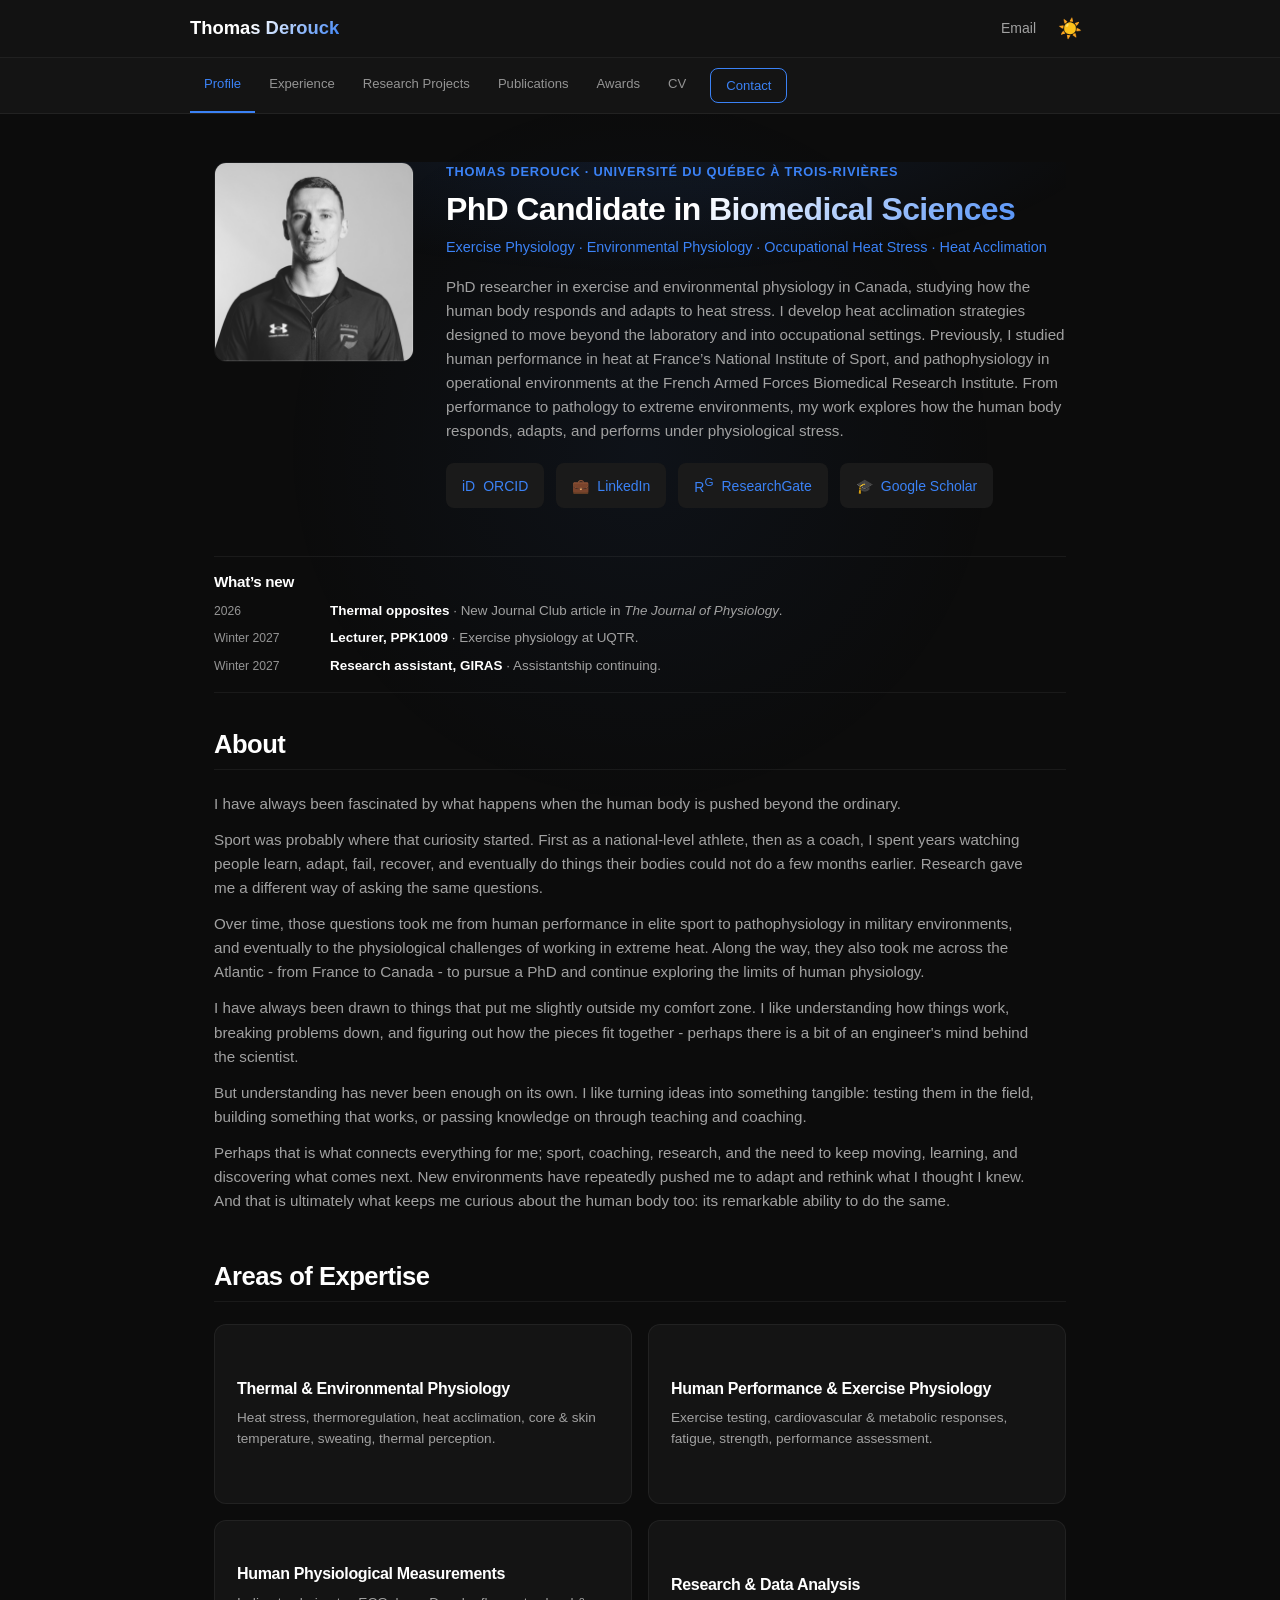
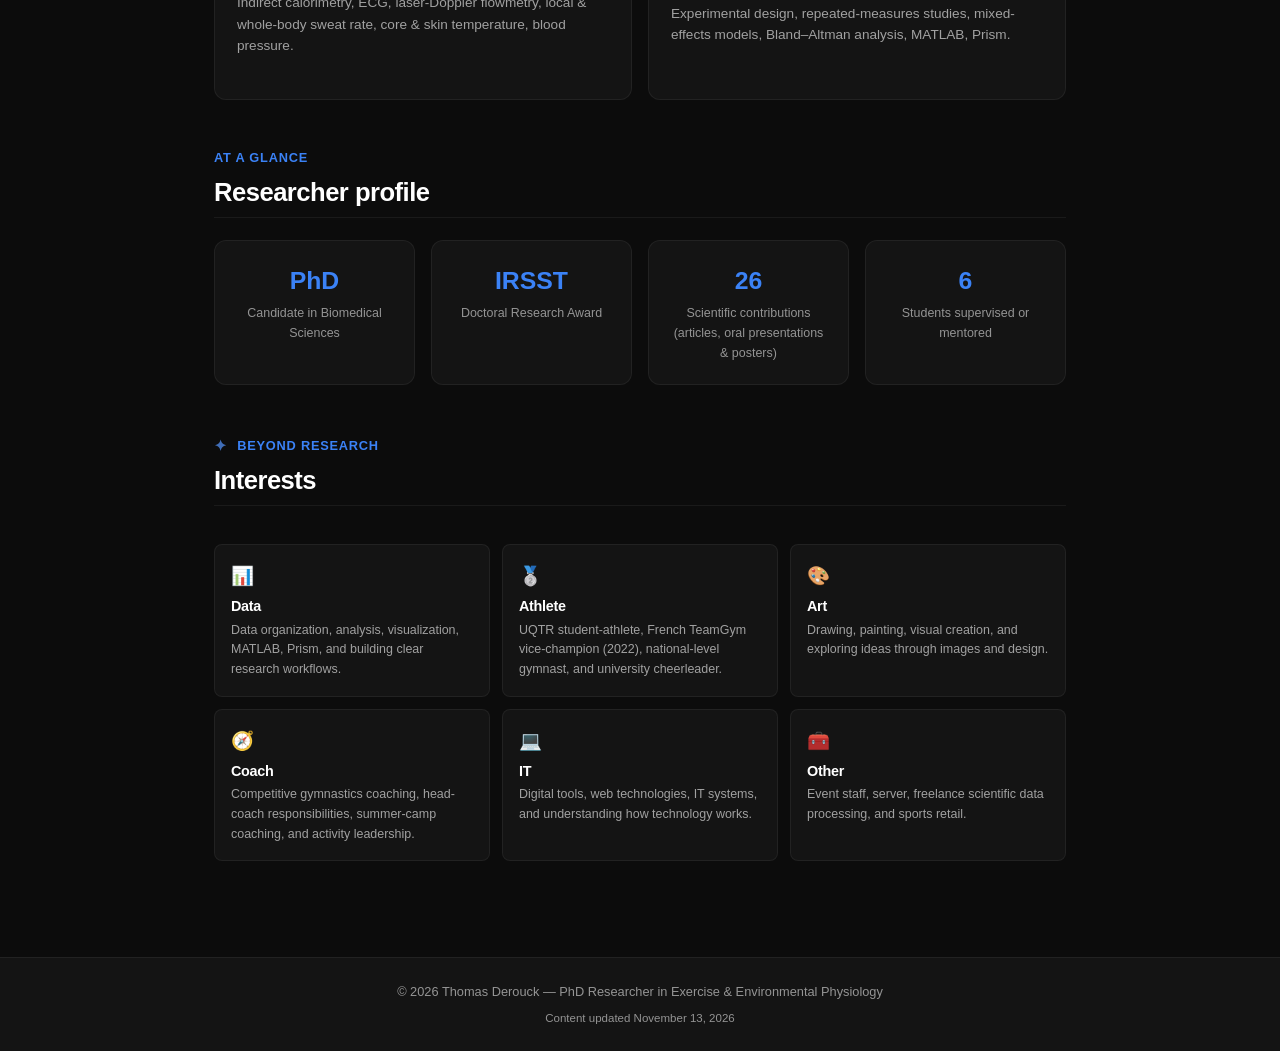
<file: index.html>
<!DOCTYPE html>
<!-- Generated from content/site.json and templates/index.html. Run scripts/build.py after editing the sources. -->
<html lang="en">
<head>
  <meta charset="UTF-8">
  <meta name="viewport" content="width=device-width, initial-scale=1.0">
  <title>Thomas Derouck - PhD Candidate</title>
  <meta name="description" content="Academic website of Thomas Derouck, PhD candidate in biomedical sciences and environmental exercise physiology.">
  <meta name="theme-color" content="#0c0c0c">
  <script src="preferences.js?v=4422bd0d2bd2"></script>
  <link rel="stylesheet" href="style.css?v=8f2e9c19da27">
  <link rel="icon" href="favicon.ico">
  <meta property="og:type" content="website">
  <meta property="og:title" content="Thomas Derouck - PhD Candidate">
  <meta property="og:description" content="Academic website of Thomas Derouck, PhD candidate in biomedical sciences and environmental exercise physiology.">
</head>
<body>
  <div id="scroll-progress"></div>
  <div class="spotlight" aria-hidden="true"></div>
  <a href="#main-content" class="skip-link">Skip to main content</a>
  <script src="components.js?v=ff46be380842" defer></script>
  <site-header></site-header>

  <main id="main-content"><section class="hero profile-section"><img src="profile.jpg" alt="Portrait of Thomas Derouck" class="profile-photo"><div class="hero-copy reveal"><p class="eyebrow">Thomas Derouck · Université du Québec à Trois-Rivières</p><h1>PhD Candidate in Biomedical Sciences</h1><p class="subtitle">Exercise Physiology · Environmental Physiology · Occupational Heat Stress · Heat Acclimation</p><p class="description">PhD researcher in exercise and environmental physiology in Canada, studying how the human body responds and adapts to heat stress. I develop heat acclimation strategies designed to move beyond the laboratory and into occupational settings. Previously, I studied human performance in heat at France’s National Institute of Sport, and pathophysiology in operational environments at the French Armed Forces Biomedical Research Institute. From performance to pathology to extreme environments, my work explores how the human body responds, adapts, and performs under physiological stress.</p><div class="profile-links"><a class="profile-link" href="https://orcid.org/0009-0008-2117-3767" target="_blank" rel="noopener noreferrer"><span aria-hidden="true">iD</span> ORCID</a><a class="profile-link" href="https://www.linkedin.com/in/thomas-derouck/" target="_blank" rel="noopener noreferrer"><span aria-hidden="true">💼</span> LinkedIn</a><a class="profile-link" href="https://www.researchgate.net/profile/Thomas-Derouck-2?ev=prf_overview" target="_blank" rel="noopener noreferrer"><span aria-hidden="true">R<sup>G</sup></span> ResearchGate</a><a class="profile-link" href="https://scholar.google.com/citations?user=hcS6r_EAAAAJ&amp;hl=fr&amp;oi=ao" target="_blank" rel="noopener noreferrer"><span aria-hidden="true">🎓</span> Google Scholar</a></div></div></section><section class="section latest-section" aria-labelledby="latest-heading"><h2 id="latest-heading">What’s new</h2><ul class="news-list"><li><span class="news-date">2026</span> <span><a href="publications.html#thermal-opposites">Thermal opposites</a> · New Journal Club article in <em>The Journal of Physiology</em>.</span></li><li><span class="news-date">Winter 2027</span> <span><a href="experience.html#ppk1009-2027">Lecturer, PPK1009</a> · Exercise physiology at UQTR.</span></li><li><span class="news-date">Winter 2027</span> <span><a href="experience.html#giras">Research assistant, GIRAS</a> · Assistantship continuing.</span></li></ul></section><section class="section reveal about-section"><div class="section-header"><h2 class="section-title">About</h2></div><p>I have always been fascinated by what happens when the human body is pushed beyond the ordinary.</p><p>Sport was probably where that curiosity started. First as a national-level athlete, then as a coach, I spent years watching people learn, adapt, fail, recover, and eventually do things their bodies could not do a few months earlier. Research gave me a different way of asking the same questions.</p><p>Over time, those questions took me from human performance in elite sport to pathophysiology in military environments, and eventually to the physiological challenges of working in extreme heat. Along the way, they also took me across the Atlantic - from France to Canada - to pursue a PhD and continue exploring the limits of human physiology.</p><p>I have always been drawn to things that put me slightly outside my comfort zone. I like understanding how things work, breaking problems down, and figuring out how the pieces fit together - perhaps there is a bit of an engineer&#x27;s mind behind the scientist.</p><p>But understanding has never been enough on its own. I like turning ideas into something tangible: testing them in the field, building something that works, or passing knowledge on through teaching and coaching.</p><p>Perhaps that is what connects everything for me; sport, coaching, research, and the need to keep moving, learning, and discovering what comes next. New environments have repeatedly pushed me to adapt and rethink what I thought I knew. And that is ultimately what keeps me curious about the human body too: its remarkable ability to do the same.</p></section><section class="section reveal "><div class="section-header"><h2 class="section-title">Areas of Expertise</h2></div><div class="expertise-grid"><article class="expertise-item"><h3>Thermal &amp; Environmental Physiology</h3><p>Heat stress, thermoregulation, heat acclimation, core &amp; skin temperature, sweating, thermal perception.</p></article><article class="expertise-item"><h3>Human Performance &amp; Exercise Physiology</h3><p>Exercise testing, cardiovascular &amp; metabolic responses, fatigue, strength, performance assessment.</p></article><article class="expertise-item"><h3>Human Physiological Measurements</h3><p>Indirect calorimetry, ECG, laser-Doppler flowmetry, local &amp; whole-body sweat rate, core &amp; skin temperature, blood pressure.</p></article><article class="expertise-item"><h3>Research &amp; Data Analysis</h3><p>Experimental design, repeated-measures studies, mixed-effects models, Bland–Altman analysis, MATLAB, Prism.</p></article></div></section><section class="section reveal "><div class="section-header"><p class="eyebrow">At a glance</p><h2 class="section-title">Researcher profile</h2></div><div class="stat-grid"><div class="stat-card"><span class="stat-number">PhD</span><span class="stat-label">Candidate in Biomedical Sciences</span></div><div class="stat-card"><span class="stat-number">IRSST</span><span class="stat-label">Doctoral Research Award</span></div><div class="stat-card"><span class="stat-number">26</span><span class="stat-label">Scientific contributions (articles, oral presentations &amp; posters)</span></div><div class="stat-card"><span class="stat-number">6</span><span class="stat-label">Students supervised or mentored</span></div></div></section><section class="section reveal profile-interests"><div class="section-header"><p class="eyebrow"><span class="section-icon" aria-hidden="true">✦</span> Beyond research</p><h2 class="section-title">Interests</h2></div><div class="interest-grid"><article class="interest-item"><span aria-hidden="true">📊</span><h3>Data</h3><p>Data organization, analysis, visualization, MATLAB, Prism, and building clear research workflows.</p></article><article class="interest-item"><span aria-hidden="true">🥈</span><h3>Athlete</h3><p>UQTR student-athlete, French TeamGym vice-champion (2022), national-level gymnast, and university cheerleader.</p></article><article class="interest-item"><span aria-hidden="true">🎨</span><h3>Art</h3><p>Drawing, painting, visual creation, and exploring ideas through images and design.</p></article><article class="interest-item"><span aria-hidden="true">🧭</span><h3>Coach</h3><p>Competitive gymnastics coaching, head-coach responsibilities, summer-camp coaching, and activity leadership.</p></article><article class="interest-item"><span aria-hidden="true">💻</span><h3>IT</h3><p>Digital tools, web technologies, IT systems, and understanding how technology works.</p></article><article class="interest-item"><span aria-hidden="true">🧰</span><h3>Other</h3><p>Event staff, server, freelance scientific data processing, and sports retail.</p></article></div></section></main>

  <site-footer></site-footer>
</body>
</html>
</file>
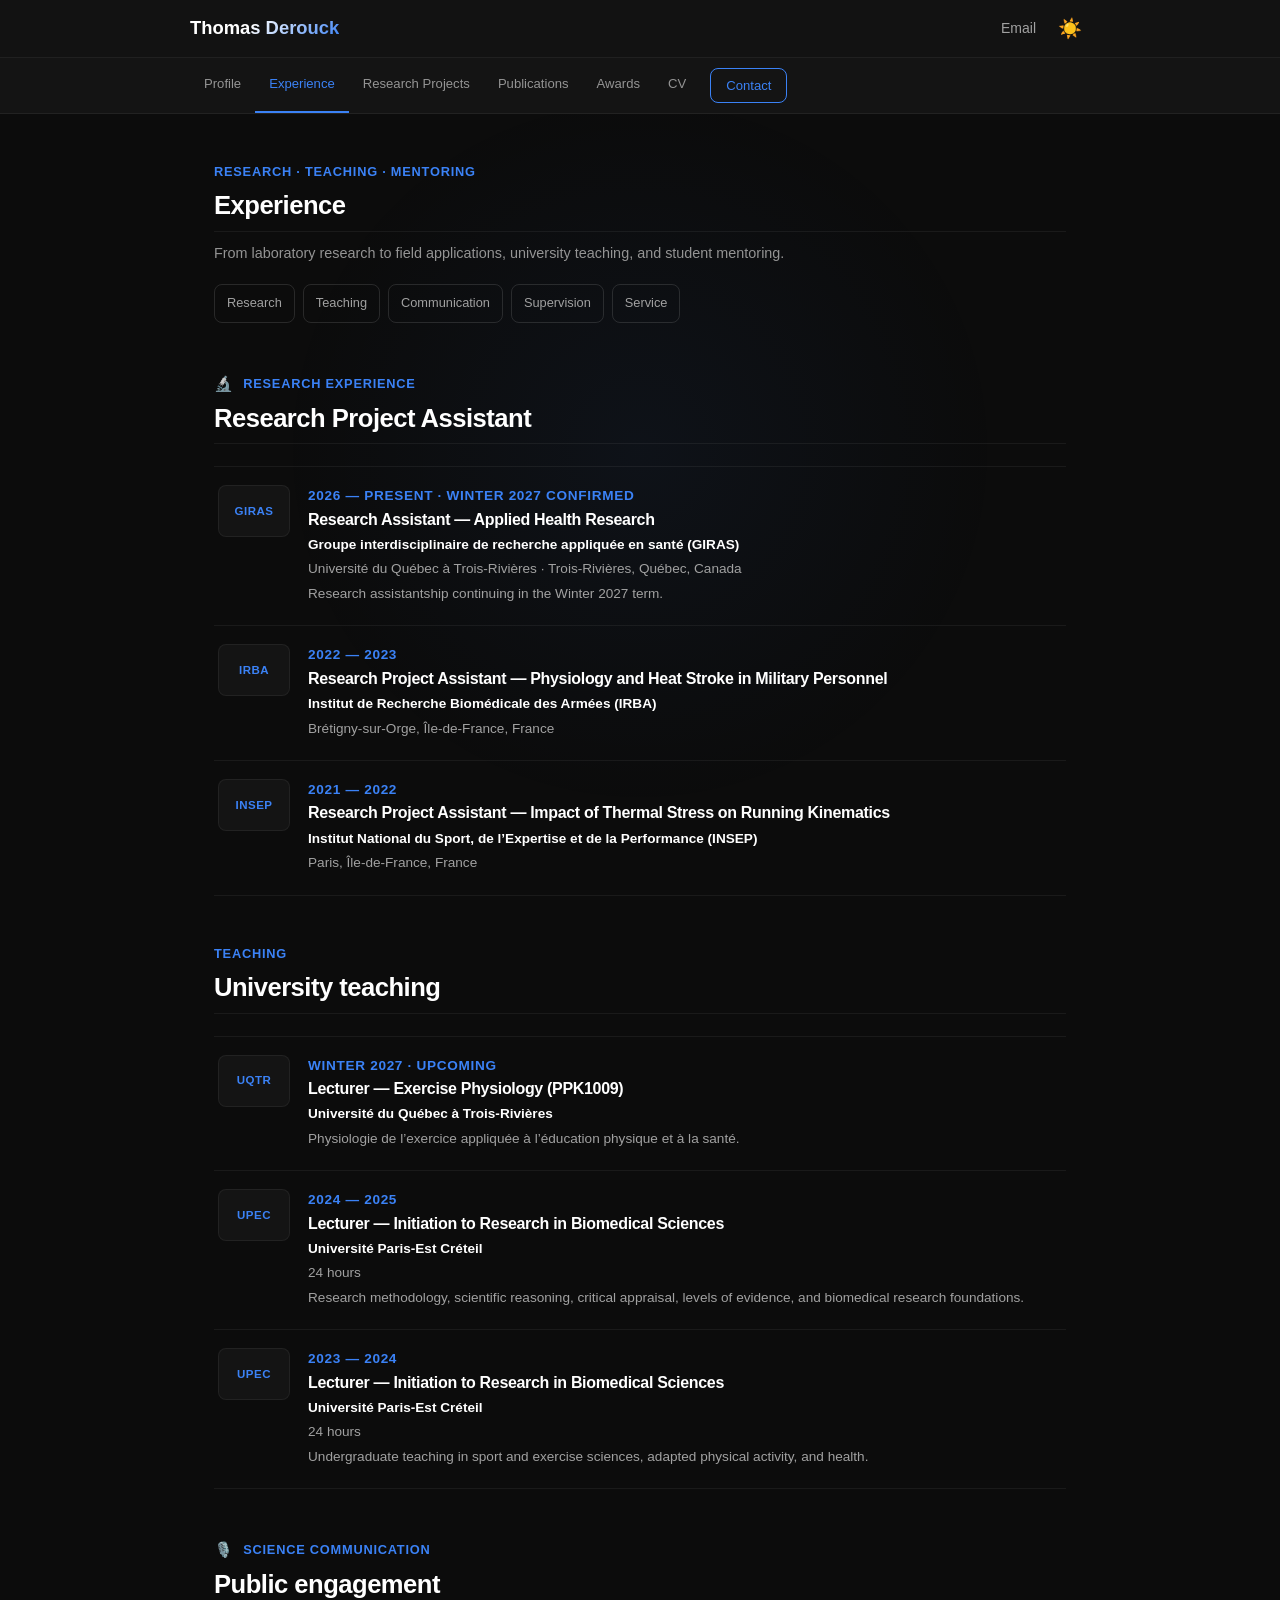
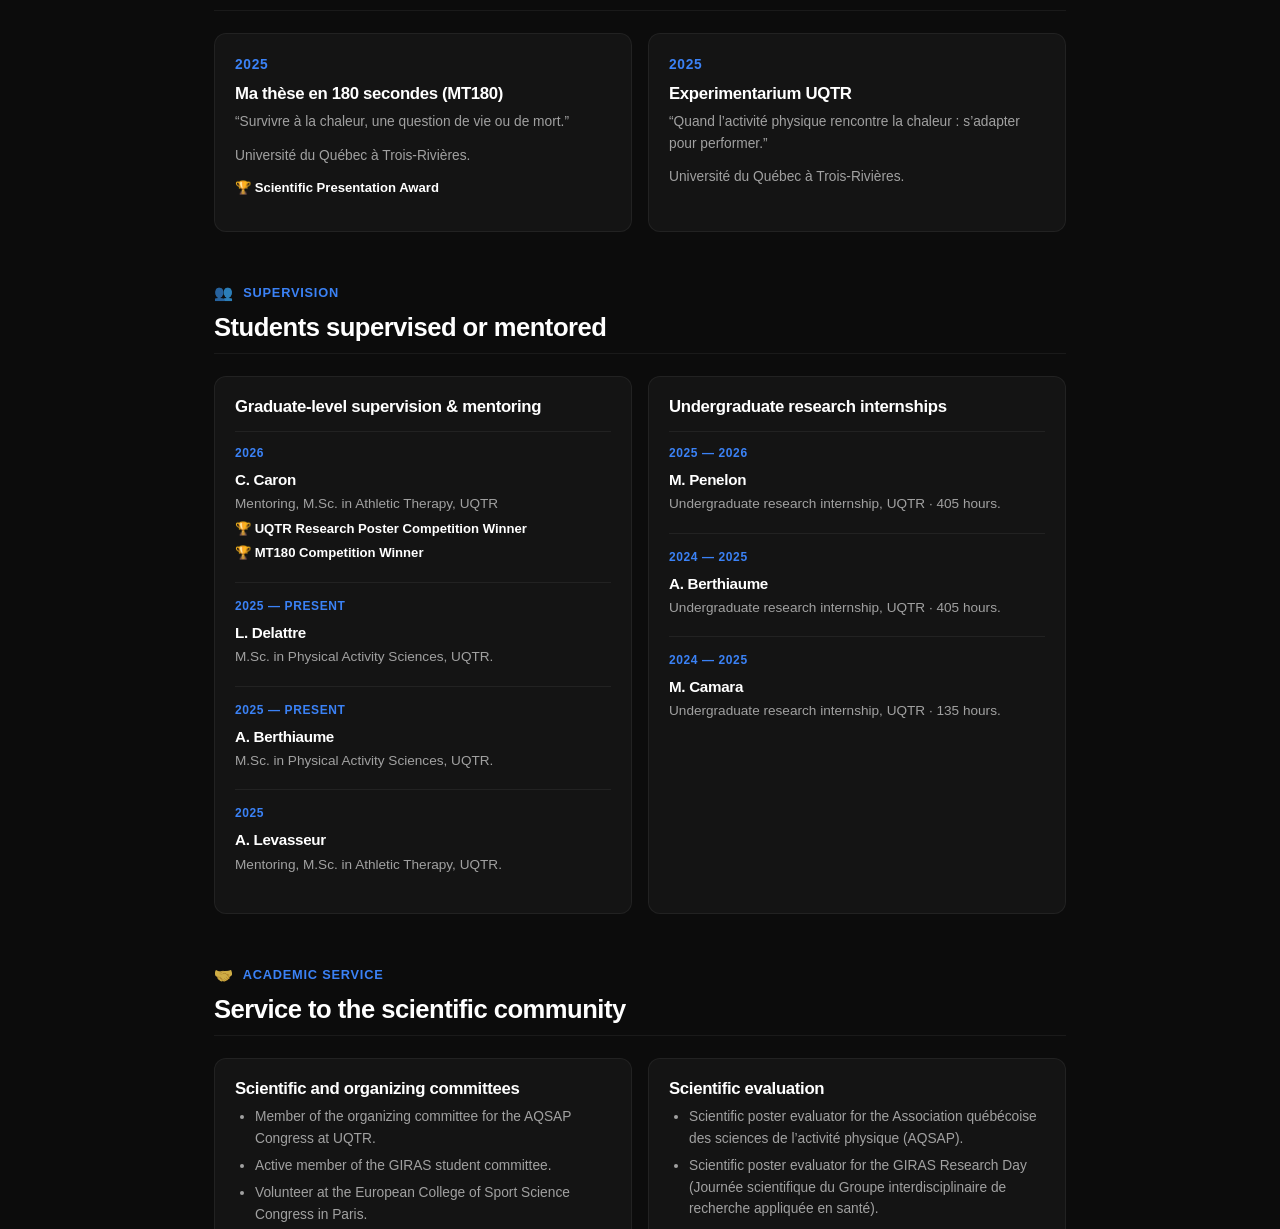
<file: about.html>
<!DOCTYPE html>
<!-- Generated from content/site.json and templates/about.html. Run scripts/build.py after editing the sources. -->
<html lang="en">
<head>
  <meta charset="UTF-8">
  <meta name="viewport" content="width=device-width, initial-scale=1.0">
  <title>Experience - Thomas Derouck</title>
  <meta name="robots" content="noindex">
  <meta http-equiv="refresh" content="0; url=experience.html">
  <link rel="canonical" href="experience.html">
</head>
<body>
  <p>This page has moved to <a href="experience.html">Experience</a>.</p>
</body>
</html>
</file>
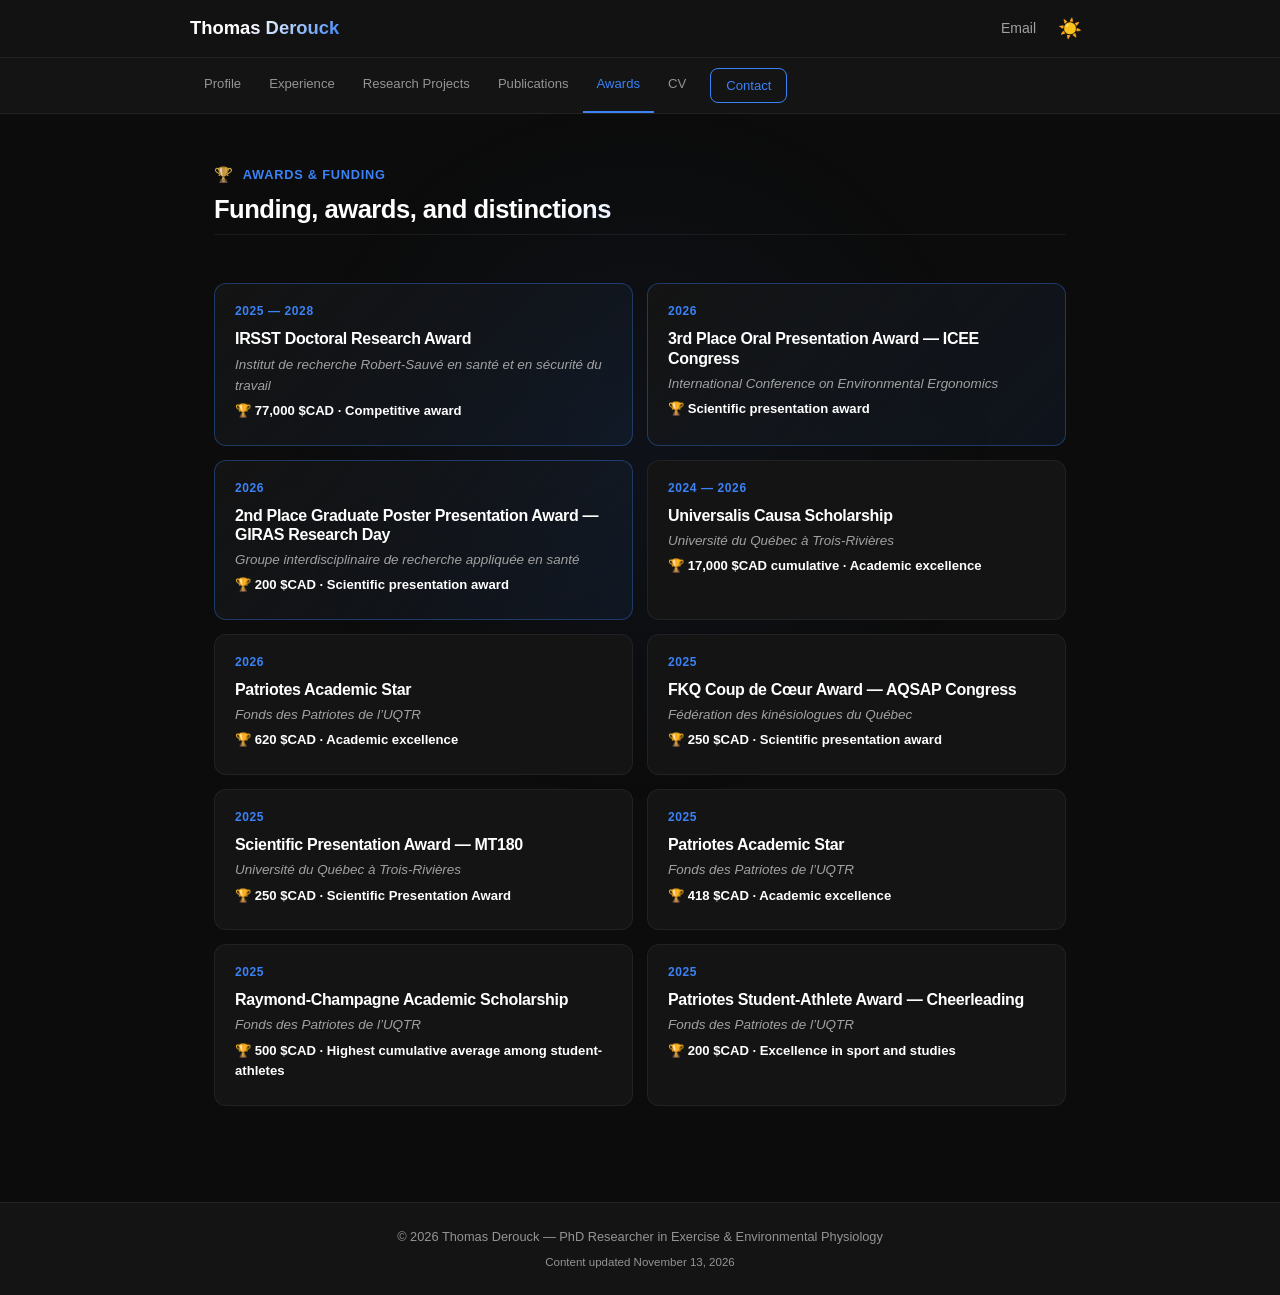
<file: awards.html>
<!DOCTYPE html>
<!-- Generated from content/site.json and templates/awards.html. Run scripts/build.py after editing the sources. -->
<html lang="en">
<head>
  <meta charset="UTF-8">
  <meta name="viewport" content="width=device-width, initial-scale=1.0">
  <title>Awards & Funding - Thomas Derouck</title>
  <meta name="description" content="Funding, awards, distinctions and academic service.">
  <meta name="theme-color" content="#0c0c0c">
  <script src="preferences.js?v=4422bd0d2bd2"></script>
  <link rel="stylesheet" href="style.css?v=8f2e9c19da27">
  <link rel="icon" href="favicon.ico">
  <meta property="og:type" content="website">
  <meta property="og:title" content="Awards & Funding - Thomas Derouck">
  <meta property="og:description" content="Funding, awards, distinctions and academic service.">
</head>
<body>
  <div id="scroll-progress"></div>
  <a href="#main-content" class="skip-link">Skip to main content</a>
  <script src="components.js?v=ff46be380842" defer></script>
  <site-header></site-header>

  <main id="main-content"><section class="section reveal "><div class="section-header"><p class="eyebrow"><span class="section-icon" aria-hidden="true">🏆</span> Awards &amp; Funding</p><h1 class="section-title">Funding, awards, and distinctions</h1></div></section><section class="section reveal "><div class="award-list"><article class="award-item award-featured" id="irsst"><span class="timeline-date">2025 — 2028</span><h3>IRSST Doctoral Research Award</h3><p><em>Institut de recherche Robert-Sauvé en santé et en sécurité du travail</em></p><p class="award-line">🏆 77,000 $CAD · Competitive award</p></article><article class="award-item award-featured" id="icee-2026"><span class="timeline-date">2026</span><h3>3rd Place Oral Presentation Award — ICEE Congress</h3><p><em>International Conference on Environmental Ergonomics</em></p><p class="award-line">🏆 Scientific presentation award</p></article><article class="award-item award-featured" id="giras-2026"><span class="timeline-date">2026</span><h3>2nd Place Graduate Poster Presentation Award — GIRAS Research Day</h3><p><em>Groupe interdisciplinaire de recherche appliquée en santé</em></p><p class="award-line">🏆 200 $CAD · Scientific presentation award</p></article><article class="award-item" id="universalis"><span class="timeline-date">2024 — 2026</span><h3>Universalis Causa Scholarship</h3><p><em>Université du Québec à Trois-Rivières</em></p><p class="award-line">🏆 17,000 $CAD cumulative · Academic excellence</p></article><article class="award-item" id="star-2026"><span class="timeline-date">2026</span><h3>Patriotes Academic Star</h3><p><em>Fonds des Patriotes de l’UQTR</em></p><p class="award-line">🏆 620 $CAD · Academic excellence</p></article><article class="award-item" id="fkq-2025"><span class="timeline-date">2025</span><h3>FKQ Coup de Cœur Award — AQSAP Congress</h3><p><em>Fédération des kinésiologues du Québec</em></p><p class="award-line">🏆 250 $CAD · Scientific presentation award</p></article><article class="award-item" id="mt180-2025"><span class="timeline-date">2025</span><h3>Scientific Presentation Award — MT180</h3><p><em>Université du Québec à Trois-Rivières</em></p><p class="award-line">🏆 250 $CAD · Scientific Presentation Award</p></article><article class="award-item" id="star-2025"><span class="timeline-date">2025</span><h3>Patriotes Academic Star</h3><p><em>Fonds des Patriotes de l’UQTR</em></p><p class="award-line">🏆 418 $CAD · Academic excellence</p></article><article class="award-item" id="raymond-2025"><span class="timeline-date">2025</span><h3>Raymond-Champagne Academic Scholarship</h3><p><em>Fonds des Patriotes de l’UQTR</em></p><p class="award-line">🏆 500 $CAD · Highest cumulative average among student-athletes</p></article><article class="award-item" id="athlete-2025"><span class="timeline-date">2025</span><h3>Patriotes Student-Athlete Award — Cheerleading</h3><p><em>Fonds des Patriotes de l’UQTR</em></p><p class="award-line">🏆 200 $CAD · Excellence in sport and studies</p></article></div></section></main>

  <site-footer></site-footer>
</body>
</html>
</file>
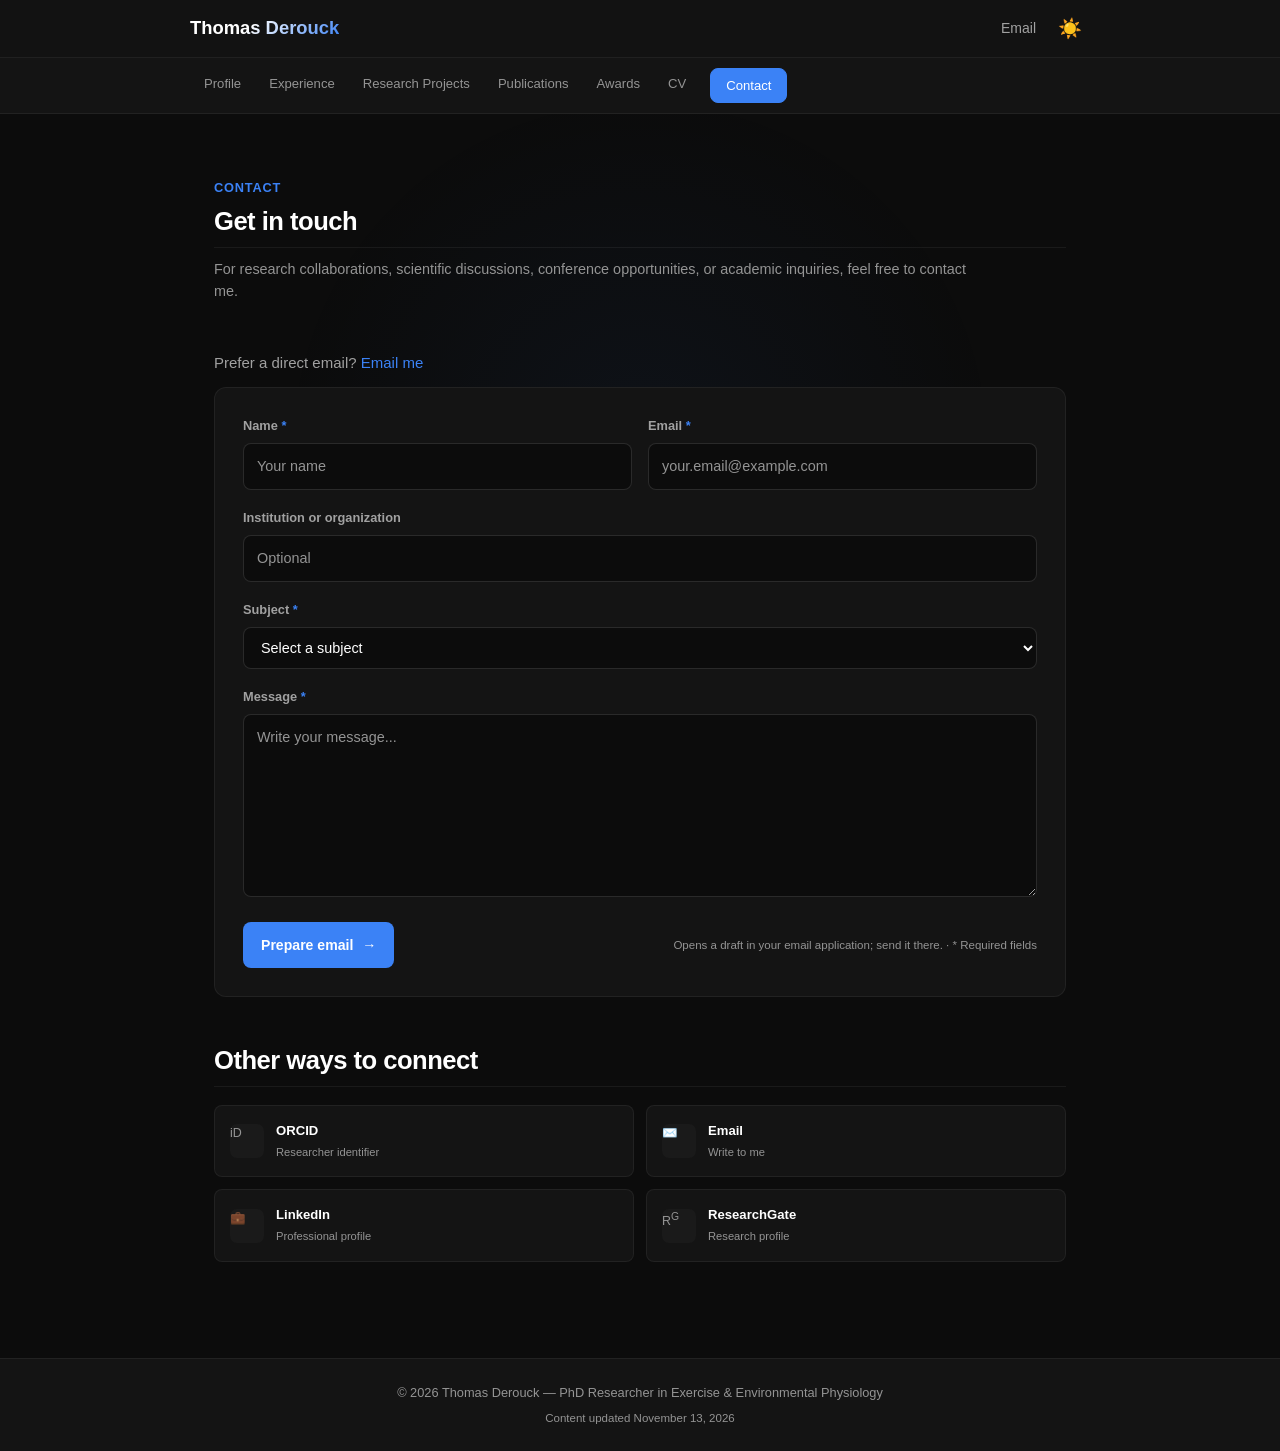
<file: contact.html>
<!DOCTYPE html>
<!-- Generated from content/site.json and templates/contact.html. Run scripts/build.py after editing the sources. -->
<html lang="en">
<head>
  <meta charset="UTF-8">
  <meta name="viewport" content="width=device-width, initial-scale=1.0">
  <title>Contact - Thomas Derouck</title>
  <meta name="description" content="Contact information for Thomas Derouck.">
  <meta name="theme-color" content="#0c0c0c">
  <script src="preferences.js?v=4422bd0d2bd2"></script>
  <link rel="stylesheet" href="style.css?v=8f2e9c19da27">
  <link rel="icon" href="favicon.ico">
  <meta property="og:type" content="website">
  <meta property="og:title" content="Contact - Thomas Derouck">
  <meta property="og:description" content="Contact information for Thomas Derouck.">
</head>
<body>
  <div id="scroll-progress"></div>
  <a href="#main-content" class="skip-link">Skip to main content</a>
  <script src="components.js?v=ff46be380842" defer></script>
  <site-header></site-header>

  <main id="main-content">

    <section class="section reveal" style="margin-top: 1rem;">
      <p class="eyebrow">Contact</p>
      <h1 class="section-title">Get in touch</h1>
      <p class="section-intro">
        For research collaborations, scientific discussions, conference opportunities, or academic inquiries, feel free to contact me.
      </p>
    </section>

    <section class="section reveal">
      <p>Prefer a direct email? <a href="mailto:thomas.derouck@uqtr.ca">Email me</a></p>
      <form class="contact-form" id="contact-form">
        <div class="form-row">
          <div class="form-group">
            <label for="contact-name">Name <span class="required">*</span></label>
            <input type="text" id="contact-name" name="name" autocomplete="name" placeholder="Your name" required>
          </div>
          <div class="form-group">
            <label for="contact-email">Email <span class="required">*</span></label>
            <input type="email" id="contact-email" name="email" autocomplete="email" placeholder="your.email@example.com" required>
          </div>
        </div>
        <div class="form-group">
          <label for="contact-organization">Institution or organization</label>
          <input type="text" id="contact-organization" name="organization" autocomplete="organization" placeholder="Optional">
        </div>
        <div class="form-group">
          <label for="contact-subject">Subject <span class="required">*</span></label>
          <select id="contact-subject" name="subject" required>
            <option value="">Select a subject</option>
            <option value="Research collaboration">Research collaboration</option>
            <option value="Conference or seminar">Conference or seminar</option>
            <option value="Academic opportunity">Academic opportunity</option>
            <option value="Student supervision">Student supervision</option>
            <option value="General inquiry">General inquiry</option>
          </select>
        </div>
        <div class="form-group">
          <label for="contact-message">Message <span class="required">*</span></label>
          <textarea id="contact-message" name="message" rows="7" placeholder="Write your message..." required></textarea>
        </div>
        <div class="form-footer">
          <button type="submit" class="submit-btn">Prepare email <span aria-hidden="true">→</span></button>
          <p class="form-note">Opens a draft in your email application; send it there. · * Required fields</p>
        </div>
      </form>
    </section>

    <section class="section reveal contact-alternatives">
      <h2 class="section-title">Other ways to connect</h2>
      <div class="contact-methods"><a class="contact-method" href="https://orcid.org/0009-0008-2117-3767" target="_blank" rel="noopener noreferrer"><span class="method-icon" aria-hidden="true">iD</span><span><strong>ORCID</strong><small>Researcher identifier</small></span></a><a class="contact-method" href="mailto:thomas.derouck@uqtr.ca"><span class="method-icon" aria-hidden="true">✉️</span><span><strong>Email</strong><small>Write to me</small></span></a><a class="contact-method" href="https://www.linkedin.com/in/thomas-derouck/" target="_blank" rel="noopener noreferrer"><span class="method-icon" aria-hidden="true">💼</span><span><strong>LinkedIn</strong><small>Professional profile</small></span></a><a class="contact-method" href="https://www.researchgate.net/profile/Thomas-Derouck-2?ev=prf_overview" target="_blank" rel="noopener noreferrer"><span class="method-icon" aria-hidden="true">R<sup>G</sup></span><span><strong>ResearchGate</strong><small>Research profile</small></span></a></div>
    </section>

  </main>

  <site-footer></site-footer>
  <script>
    document.getElementById("contact-form").addEventListener("submit", function (event) {
      event.preventDefault();
      const data = new FormData(event.currentTarget);
      const name = data.get("name");
      const email = data.get("email");
      const organization = data.get("organization") || "Not provided";
      const subject = data.get("subject");
      const message = data.get("message");
      const body = [
        `Name: ${name}`,
        `Email: ${email}`,
        `Institution / organization: ${organization}`,
        "",
        message
      ].join("\n");
      window.location.href = `mailto:thomas.derouck@uqtr.ca?subject=${encodeURIComponent(subject + " — Website contact")}&body=${encodeURIComponent(body)}`;
    });
  </script>
</body>
</html>
</file>
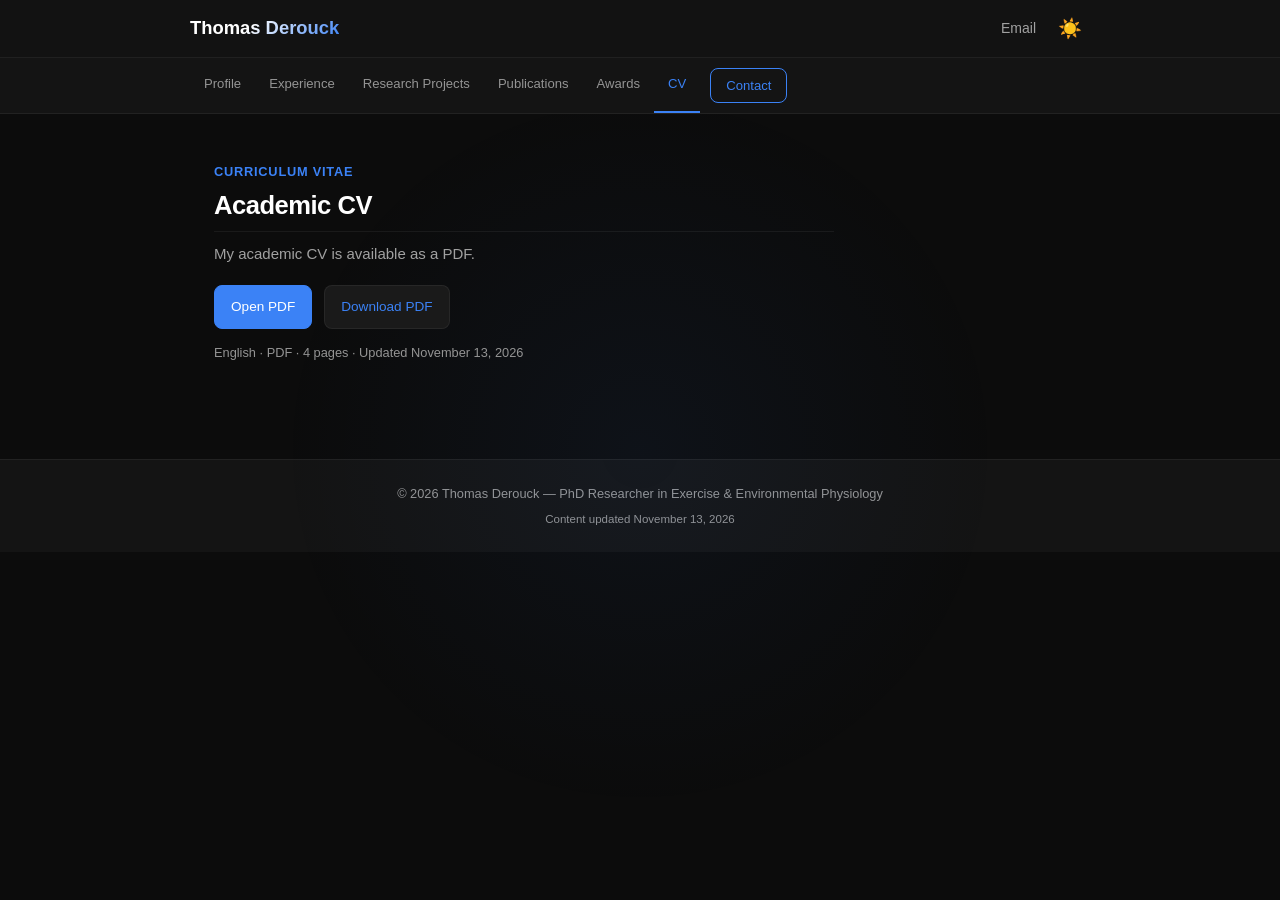
<file: cv.html>
<!DOCTYPE html>
<!-- Generated from content/site.json and templates/cv.html. Run scripts/build.py after editing the sources. -->
<html lang="en">
<head>
  <meta charset="UTF-8">
  <meta name="viewport" content="width=device-width, initial-scale=1.0">
  <title>Academic CV - Thomas Derouck</title>
  <meta name="description" content="Academic curriculum vitae of Thomas Derouck, PhD candidate in exercise and environmental physiology.">
  <meta name="theme-color" content="#0c0c0c">
  <script src="preferences.js?v=4422bd0d2bd2"></script>
  <link rel="stylesheet" href="style.css?v=8f2e9c19da27">
  <link rel="icon" href="favicon.ico">
  <meta property="og:type" content="website">
  <meta property="og:title" content="Academic CV - Thomas Derouck">
  <meta property="og:description" content="Academic curriculum vitae of Thomas Derouck, PhD candidate in exercise and environmental physiology.">
</head>
<body>
  <div id="scroll-progress"></div>
  <a href="#main-content" class="skip-link">Skip to main content</a>
  <script src="components.js?v=ff46be380842" defer></script>
  <site-header></site-header>

  <main id="main-content">
    <section class="section cv-download">
      <p class="eyebrow">Curriculum vitae</p>
      <h1 class="section-title">Academic CV</h1>
      <p>My academic CV is available as a PDF.</p>
      <div class="action-row"><a class="button primary" href="Thomas_Derouck_CV.pdf" target="_blank" rel="noopener">Open PDF</a> <a class="button" href="Thomas_Derouck_CV.pdf" download>Download PDF</a></div>
      <p class="cv-file-note">English · PDF · 4 pages · Updated November 13, 2026</p>
    </section>
  </main>

  <site-footer></site-footer>
</body>
</html>
</file>
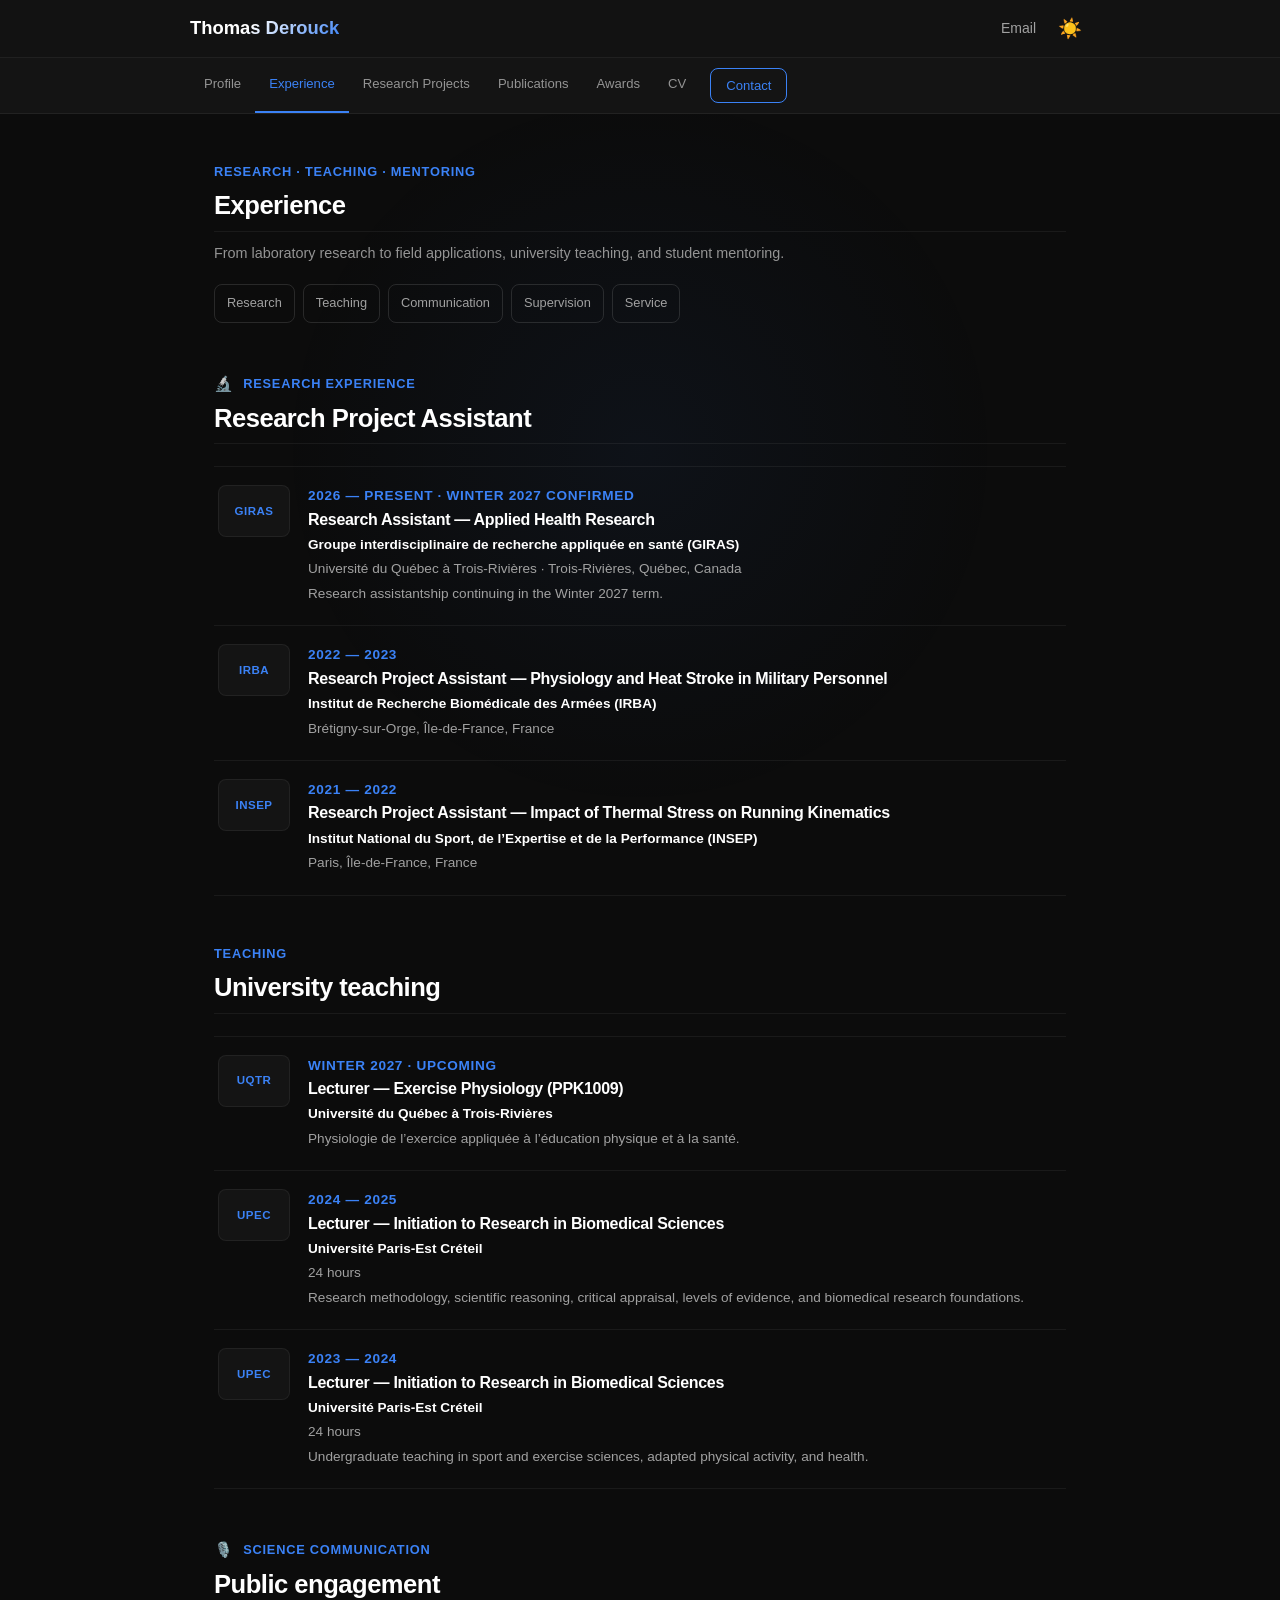
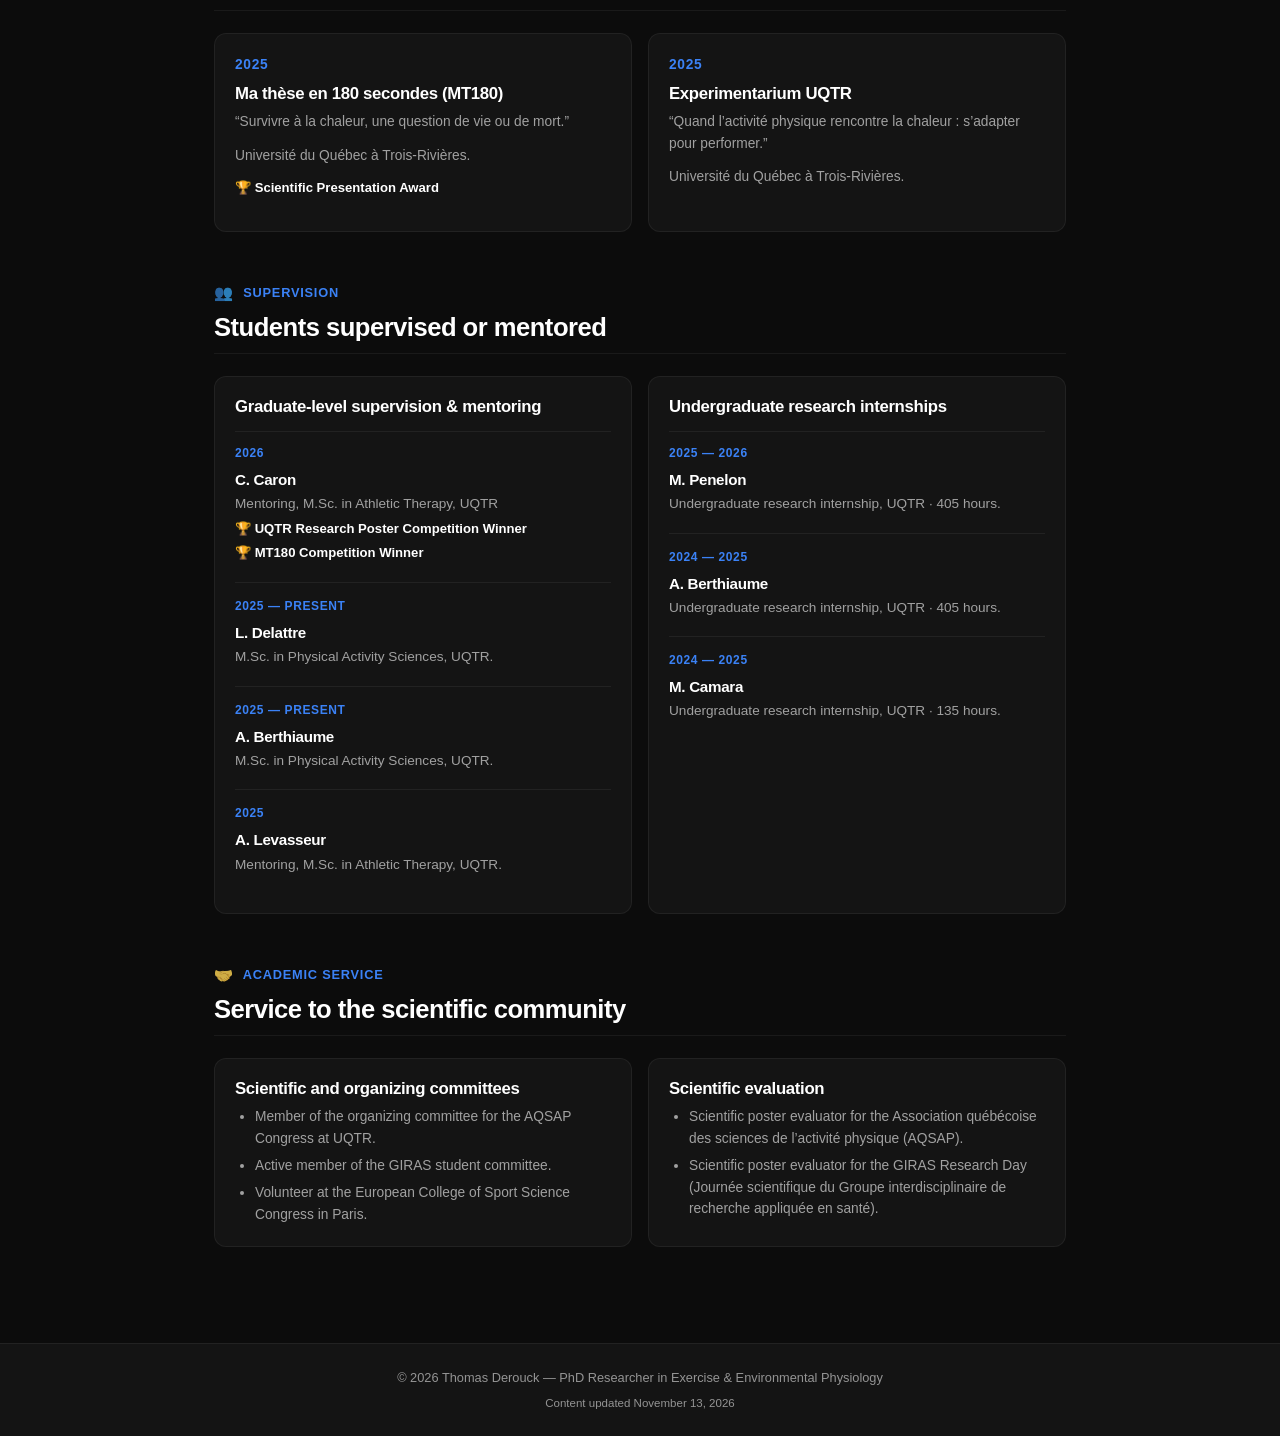
<file: experience.html>
<!DOCTYPE html>
<!-- Generated from content/site.json and templates/experience.html. Run scripts/build.py after editing the sources. -->
<html lang="en">
<head>
  <meta charset="UTF-8">
  <meta name="viewport" content="width=device-width, initial-scale=1.0">
  <title>Experience - Thomas Derouck</title>
  <meta name="description" content="Research experience, teaching, science communication, student supervision, and academic service by Thomas Derouck.">
  <meta name="theme-color" content="#0c0c0c">
  <script src="preferences.js?v=4422bd0d2bd2"></script>
  <link rel="stylesheet" href="style.css?v=8f2e9c19da27">
  <link rel="icon" href="favicon.ico">
  <meta property="og:type" content="website">
  <meta property="og:title" content="Experience - Thomas Derouck">
  <meta property="og:description" content="Research experience, teaching, science communication, student supervision, and academic service by Thomas Derouck.">
</head>
<body>
  <div id="scroll-progress"></div>
  <a href="#main-content" class="skip-link">Skip to main content</a>
  <script src="components.js?v=ff46be380842" defer></script>
  <site-header></site-header>

  <main id="main-content"><section class="section page-intro"><p class="eyebrow">Research · Teaching · Mentoring</p><h1 class="section-title">Experience</h1><p class="section-intro">From laboratory research to field applications, university teaching, and student mentoring.</p><nav class="page-nav" aria-label="Experience sections"><a href="#research-experience">Research</a> <a href="#teaching">Teaching</a> <a href="#communication">Communication</a> <a href="#supervision">Supervision</a> <a href="#service">Service</a></nav></section><section class="section reveal research-assistant-section" id="research-experience"><div class="section-header"><p class="eyebrow"><span class="section-icon" aria-hidden="true">🔬</span> Research experience</p><h2 class="section-title">Research Project Assistant</h2></div><div class="research-role-list"><article class="research-role" id="giras"><div class="research-role-mark">GIRAS</div><div><p class="timeline-date">2026 — Present · Winter 2027 confirmed</p><h3>Research Assistant — Applied Health Research</h3><p><strong>Groupe interdisciplinaire de recherche appliquée en santé (GIRAS)</strong></p><p>Université du Québec à Trois-Rivières · Trois-Rivières, Québec, Canada</p><p>Research assistantship continuing in the Winter 2027 term.</p></div></article><article class="research-role" id="irba"><div class="research-role-mark">IRBA</div><div><p class="timeline-date">2022 — 2023</p><h3>Research Project Assistant — Physiology and Heat Stroke in Military Personnel</h3><p><strong>Institut de Recherche Biomédicale des Armées (IRBA)</strong></p><p>Brétigny-sur-Orge, Île-de-France, France</p></div></article><article class="research-role" id="insep"><div class="research-role-mark">INSEP</div><div><p class="timeline-date">2021 — 2022</p><h3>Research Project Assistant — Impact of Thermal Stress on Running Kinematics</h3><p><strong>Institut National du Sport, de l’Expertise et de la Performance (INSEP)</strong></p><p>Paris, Île-de-France, France</p></div></article></div></section><section class="section reveal " id="teaching"><div class="section-header"><p class="eyebrow">Teaching</p><h2 class="section-title">University teaching</h2></div><div class="research-role-list"><article class="research-role" id="ppk1009-2027"><div class="research-role-mark">UQTR</div><div><p class="timeline-date">Winter 2027 · Upcoming</p><h3>Lecturer — Exercise Physiology (PPK1009)</h3><p><strong>Université du Québec à Trois-Rivières</strong></p><p>Physiologie de l’exercice appliquée à l’éducation physique et à la santé.</p></div></article><article class="research-role" id="upec-2024"><div class="research-role-mark">UPEC</div><div><p class="timeline-date">2024 — 2025</p><h3>Lecturer — Initiation to Research in Biomedical Sciences</h3><p><strong>Université Paris-Est Créteil</strong></p><p>24 hours</p><p>Research methodology, scientific reasoning, critical appraisal, levels of evidence, and biomedical research foundations.</p></div></article><article class="research-role" id="upec-2023"><div class="research-role-mark">UPEC</div><div><p class="timeline-date">2023 — 2024</p><h3>Lecturer — Initiation to Research in Biomedical Sciences</h3><p><strong>Université Paris-Est Créteil</strong></p><p>24 hours</p><p>Undergraduate teaching in sport and exercise sciences, adapted physical activity, and health.</p></div></article></div></section><section class="section reveal " id="communication"><div class="section-header"><p class="eyebrow"><span class="section-icon" aria-hidden="true">🎙️</span> Science communication</p><h2 class="section-title">Public engagement</h2></div><div class="grid two"><article class="card communication-card"><p class="timeline-date">2025</p><h3>Ma thèse en 180 secondes (MT180)</h3><p>“Survivre à la chaleur, une question de vie ou de mort.”</p><p>Université du Québec à Trois-Rivières.</p><p class="award-line">🏆 Scientific Presentation Award</p></article><article class="card communication-card"><p class="timeline-date">2025</p><h3>Experimentarium UQTR</h3><p>“Quand l’activité physique rencontre la chaleur : s’adapter pour performer.”</p><p>Université du Québec à Trois-Rivières.</p></article></div></section><section class="section reveal " id="supervision"><div class="section-header"><p class="eyebrow"><span class="section-icon" aria-hidden="true">👥</span> Supervision</p><h2 class="section-title">Students supervised or mentored</h2></div><div class="grid two supervision-grid"><article class="card"><h3>Graduate-level supervision &amp; mentoring</h3><div class="mentee-list"><div class="mentee"><span class="timeline-date">2026</span><h4>C. Caron</h4><p>Mentoring, M.Sc. in Athletic Therapy, UQTR</p><p class="award-line">🏆 UQTR Research Poster Competition Winner</p><p class="award-line">🏆 MT180 Competition Winner</p></div><div class="mentee"><span class="timeline-date">2025 — Present</span><h4>L. Delattre</h4><p>M.Sc. in Physical Activity Sciences, UQTR.</p></div><div class="mentee"><span class="timeline-date">2025 — Present</span><h4>A. Berthiaume</h4><p>M.Sc. in Physical Activity Sciences, UQTR.</p></div><div class="mentee"><span class="timeline-date">2025</span><h4>A. Levasseur</h4><p>Mentoring, M.Sc. in Athletic Therapy, UQTR.</p></div></div></article><article class="card"><h3>Undergraduate research internships</h3><div class="mentee-list"><div class="mentee"><span class="timeline-date">2025 — 2026</span><h4>M. Penelon</h4><p>Undergraduate research internship, UQTR · 405 hours.</p></div><div class="mentee"><span class="timeline-date">2024 — 2025</span><h4>A. Berthiaume</h4><p>Undergraduate research internship, UQTR · 405 hours.</p></div><div class="mentee"><span class="timeline-date">2024 — 2025</span><h4>M. Camara</h4><p>Undergraduate research internship, UQTR · 135 hours.</p></div></div></article></div></section><section class="section reveal " id="service"><div class="section-header"><p class="eyebrow"><span class="section-icon" aria-hidden="true">🤝</span> Academic service</p><h2 class="section-title">Service to the scientific community</h2></div><div class="grid two"><article class="card"><h3>Scientific and organizing committees</h3><ul><li>Member of the organizing committee for the AQSAP Congress at UQTR.</li><li>Active member of the GIRAS student committee.</li><li>Volunteer at the European College of Sport Science Congress in Paris.</li></ul></article><article class="card"><h3>Scientific evaluation</h3><ul><li>Scientific poster evaluator for the Association québécoise des sciences de l’activité physique (AQSAP).</li><li>Scientific poster evaluator for the GIRAS Research Day (Journée scientifique du Groupe interdisciplinaire de recherche appliquée en santé).</li></ul></article></div></section></main>

  <site-footer></site-footer>
</body>
</html>
</file>
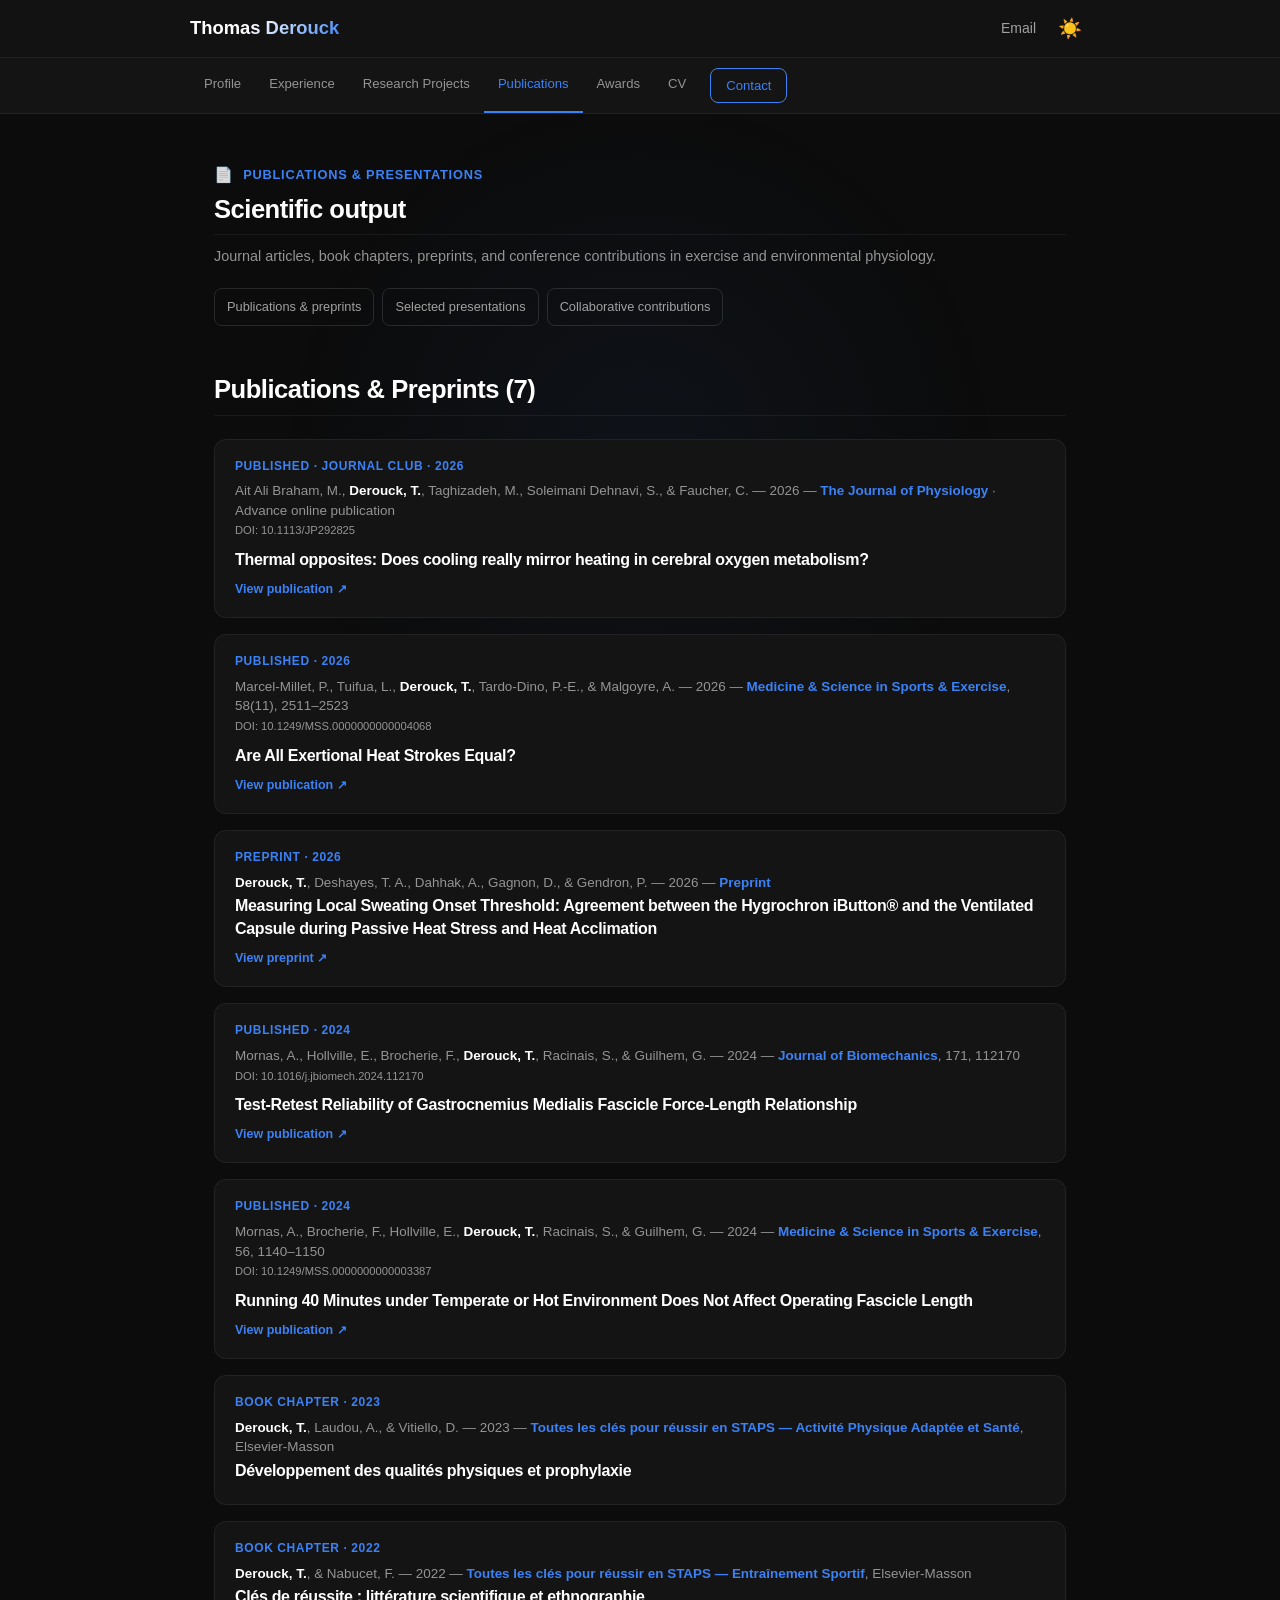
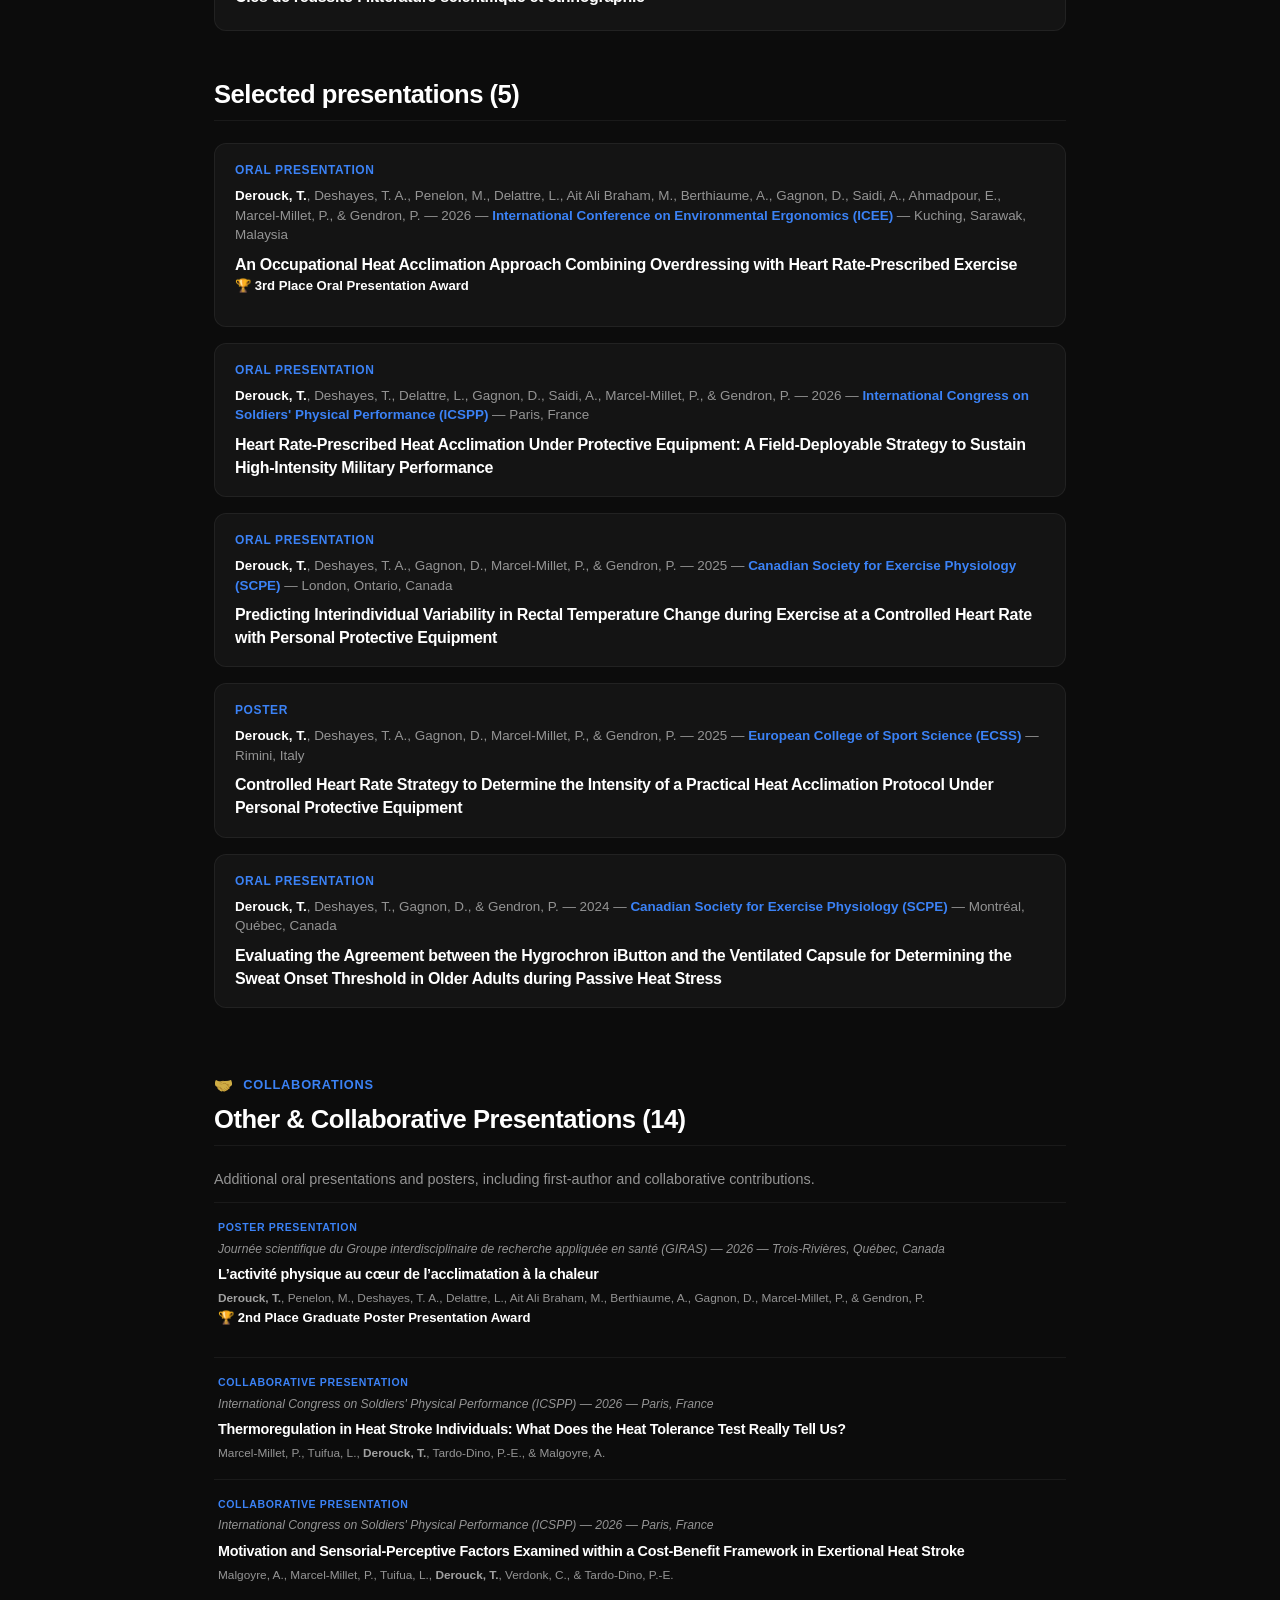
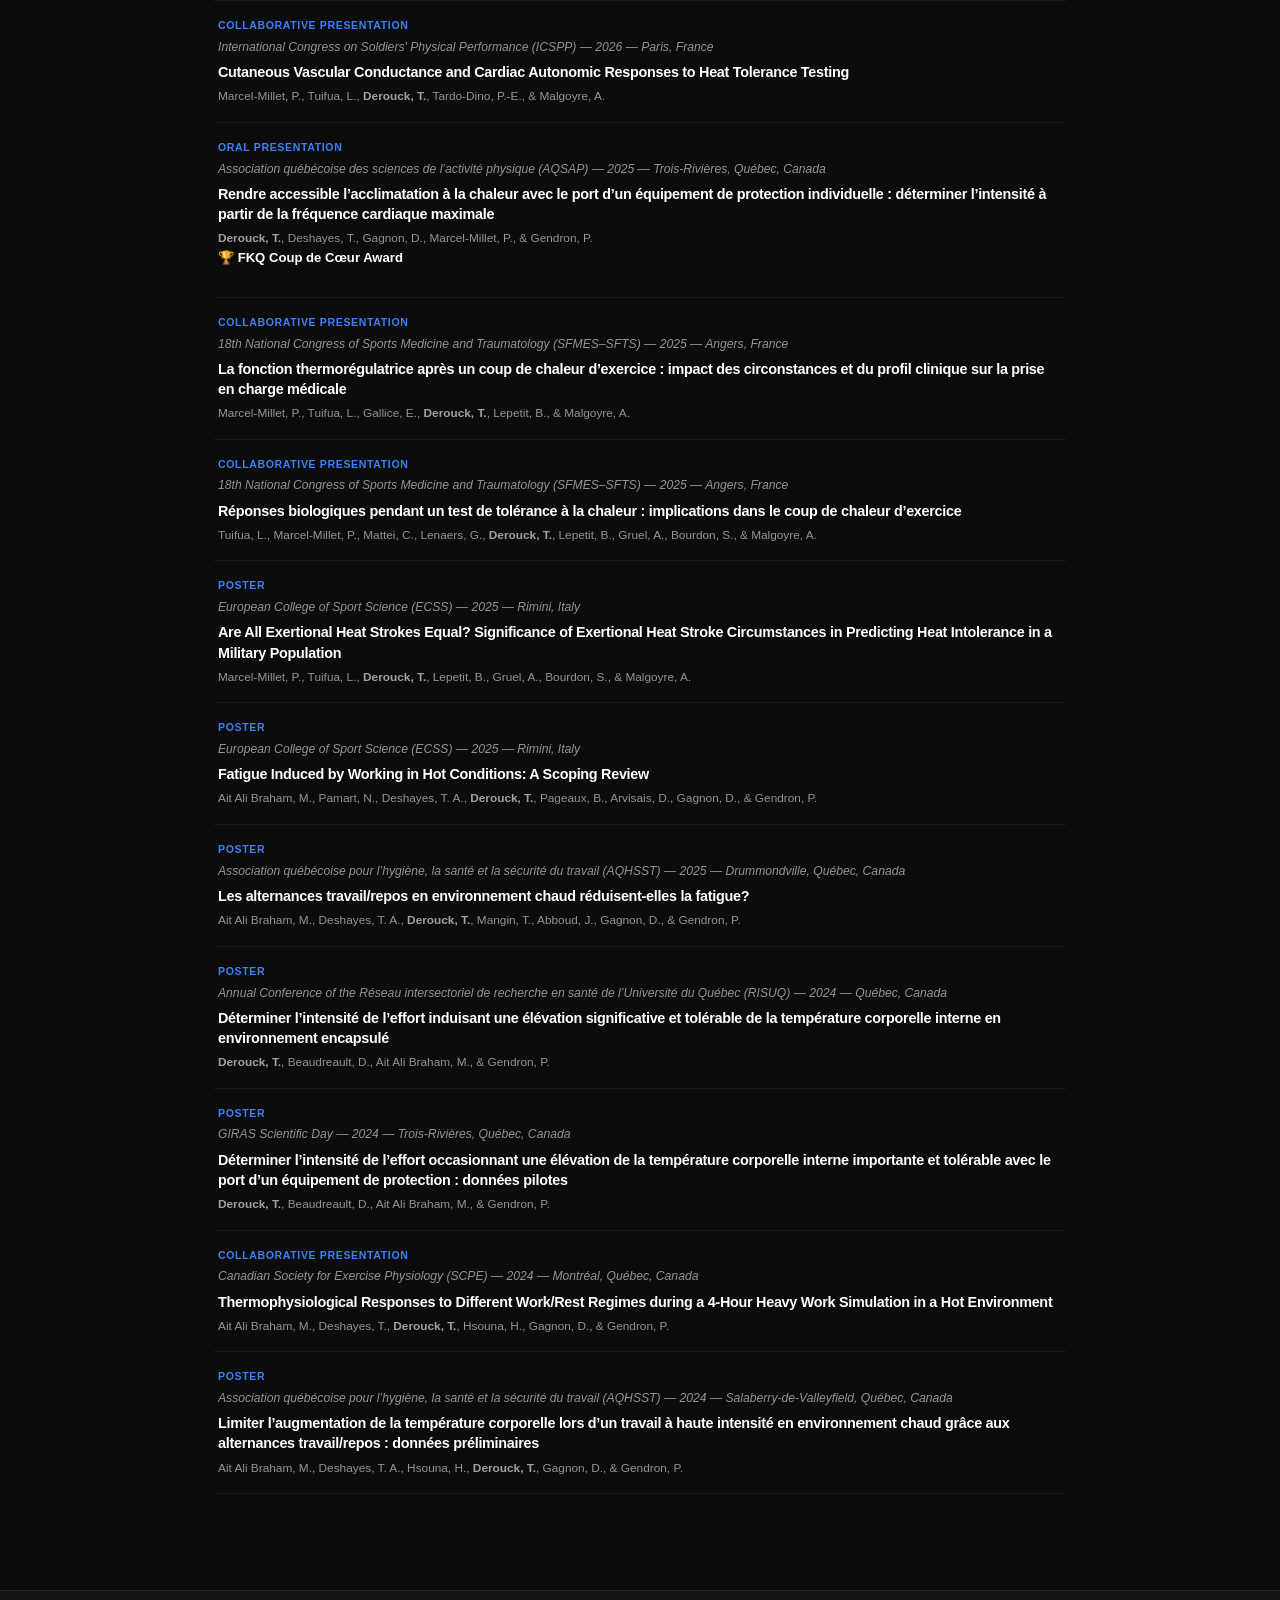
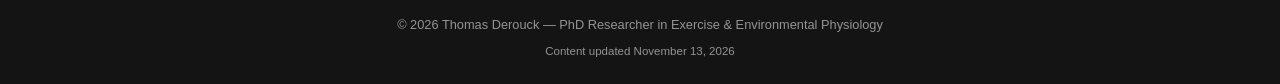
<file: publications.html>
<!DOCTYPE html>
<!-- Generated from content/site.json and templates/publications.html. Run scripts/build.py after editing the sources. -->
<html lang="en">
<head>
  <meta charset="UTF-8">
  <meta name="viewport" content="width=device-width, initial-scale=1.0">
  <title>Publications &amp; Presentations - Thomas Derouck</title>
  <meta name="description" content="Scientific publications, preprints, oral presentations, and posters by Thomas Derouck.">
  <meta name="theme-color" content="#0c0c0c">
  <script src="preferences.js?v=4422bd0d2bd2"></script>
  <link rel="stylesheet" href="style.css?v=8f2e9c19da27">
  <link rel="icon" href="favicon.ico">
  <meta property="og:type" content="website">
  <meta property="og:title" content="Publications &amp; Presentations - Thomas Derouck">
  <meta property="og:description" content="Scientific publications, preprints, oral presentations, and posters by Thomas Derouck.">
</head>
<body>
  <div id="scroll-progress"></div>
  <a href="#main-content" class="skip-link">Skip to main content</a>
  <script src="components.js?v=ff46be380842" defer></script>
  <site-header></site-header>

  <main id="main-content"><section class="section reveal"><p class="eyebrow"><span class="section-icon" aria-hidden="true">📄</span> Publications &amp; Presentations</p><h1 class="section-title">Scientific output</h1><p class="section-intro">Journal articles, book chapters, preprints, and conference contributions in exercise and environmental physiology.</p><nav class="page-nav" aria-label="Scientific output sections"><a href="#publications">Publications &amp; preprints</a> <a href="#presentations">Selected presentations</a> <a href="#contributions">Collaborative contributions</a></nav></section><section class="section reveal peer-publications" id="publications"><div class="section-header"><h2 class="section-title">Publications &amp; Preprints (7)</h2></div><div class="publication-list" style="margin-top:1.4rem"><a class="publication publication-link" href="https://doi.org/10.1113/JP292825" target="_blank" rel="noopener noreferrer" id="thermal-opposites"><span class="status">Published · Journal Club · 2026</span><p class="publication-meta">Ait Ali Braham, M., <strong>Derouck, T.</strong>, Taghizadeh, M., Soleimani Dehnavi, S., &amp; Faucher, C. — 2026 — <em class="publication-venue">The Journal of Physiology</em> · Advance online publication</p><span class="publication-doi-label">DOI: 10.1113/JP292825</span><h3 class="publication-title">Thermal opposites: Does cooling really mirror heating in cerebral oxygen metabolism?</h3><span class="publication-doi">View publication ↗</span></a><a class="publication publication-link" href="https://doi.org/10.1249/MSS.0000000000004068" target="_blank" rel="noopener noreferrer" id="heat-strokes-equal"><span class="status">Published · 2026</span><p class="publication-meta">Marcel-Millet, P., Tuifua, L., <strong>Derouck, T.</strong>, Tardo-Dino, P.-E., &amp; Malgoyre, A. — 2026 — <em class="publication-venue">Medicine &amp; Science in Sports &amp; Exercise</em>, 58(11), 2511–2523</p><span class="publication-doi-label">DOI: 10.1249/MSS.0000000000004068</span><h3 class="publication-title">Are All Exertional Heat Strokes Equal?</h3><span class="publication-doi">View publication ↗</span></a><a class="publication publication-link" href="https://osf.io/3wvye/" target="_blank" rel="noopener noreferrer" id="sweating-onset"><span class="status">Preprint · 2026</span><p class="publication-meta"><strong>Derouck, T.</strong>, Deshayes, T. A., Dahhak, A., Gagnon, D., &amp; Gendron, P. — 2026 — <em class="publication-venue">Preprint</em></p><h3 class="publication-title">Measuring Local Sweating Onset Threshold: Agreement between the Hygrochron iButton® and the Ventilated Capsule during Passive Heat Stress and Heat Acclimation</h3><span class="publication-doi">View preprint ↗</span></a><a class="publication publication-link" href="https://doi.org/10.1016/j.jbiomech.2024.112170" target="_blank" rel="noopener noreferrer" id="fascicle-reliability"><span class="status">Published · 2024</span><p class="publication-meta">Mornas, A., Hollville, E., Brocherie, F., <strong>Derouck, T.</strong>, Racinais, S., &amp; Guilhem, G. — 2024 — <em class="publication-venue">Journal of Biomechanics</em>, 171, 112170</p><span class="publication-doi-label">DOI: 10.1016/j.jbiomech.2024.112170</span><h3 class="publication-title">Test-Retest Reliability of Gastrocnemius Medialis Fascicle Force-Length Relationship</h3><span class="publication-doi">View publication ↗</span></a><a class="publication publication-link" href="https://doi.org/10.1249/MSS.0000000000003387" target="_blank" rel="noopener noreferrer" id="running-40-minutes"><span class="status">Published · 2024</span><p class="publication-meta">Mornas, A., Brocherie, F., Hollville, E., <strong>Derouck, T.</strong>, Racinais, S., &amp; Guilhem, G. — 2024 — <em class="publication-venue">Medicine &amp; Science in Sports &amp; Exercise</em>, 56, 1140–1150</p><span class="publication-doi-label">DOI: 10.1249/MSS.0000000000003387</span><h3 class="publication-title">Running 40 Minutes under Temperate or Hot Environment Does Not Affect Operating Fascicle Length</h3><span class="publication-doi">View publication ↗</span></a><article class="publication" id="staps-prophylaxie"><span class="status">Book chapter · 2023</span><p class="publication-meta"><strong>Derouck, T.</strong>, Laudou, A., &amp; Vitiello, D. — 2023 — <em class="publication-venue">Toutes les clés pour réussir en STAPS — Activité Physique Adaptée et Santé</em>, Elsevier-Masson</p><h3 class="publication-title">Développement des qualités physiques et prophylaxie</h3></article><article class="publication" id="staps-litterature"><span class="status">Book chapter · 2022</span><p class="publication-meta"><strong>Derouck, T.</strong>, &amp; Nabucet, F. — 2022 — <em class="publication-venue">Toutes les clés pour réussir en STAPS — Entraînement Sportif</em>, Elsevier-Masson</p><h3 class="publication-title">Clés de réussite : littérature scientifique et ethnographie</h3></article></div></section><section class="section reveal selected-presentations" id="presentations"><div class="section-header"><h2 class="section-title">Selected presentations (5)</h2></div><div class="publication-list conference-list" style="margin-top:1.4rem"><article class="publication" id="an-occupational-heat-acclimation-approach-combining-overdressing"><span class="status">Oral presentation</span><p class="publication-meta"><strong>Derouck, T.</strong>, Deshayes, T. A., Penelon, M., Delattre, L., Ait Ali Braham, M., Berthiaume, A., Gagnon, D., Saidi, A., Ahmadpour, E., Marcel-Millet, P., &amp; Gendron, P. — 2026 — <span class="conference-venue">International Conference on Environmental Ergonomics (ICEE)</span> — Kuching, Sarawak, Malaysia</p><h3 class="publication-title">An Occupational Heat Acclimation Approach Combining Overdressing with Heart Rate-Prescribed Exercise</h3><p class="award-line">🏆 3rd Place Oral Presentation Award</p></article><article class="publication" id="heart-rate-prescribed-heat-acclimation-under-protective-equipment"><span class="status">Oral presentation</span><p class="publication-meta"><strong>Derouck, T.</strong>, Deshayes, T., Delattre, L., Gagnon, D., Saidi, A., Marcel-Millet, P., &amp; Gendron, P. — 2026 — <span class="conference-venue">International Congress on Soldiers&#x27; Physical Performance (ICSPP)</span> — Paris, France</p><h3 class="publication-title">Heart Rate-Prescribed Heat Acclimation Under Protective Equipment: A Field-Deployable Strategy to Sustain High-Intensity Military Performance</h3></article><article class="publication" id="predicting-interindividual-variability-in-rectal-temperature-chan"><span class="status">Oral presentation</span><p class="publication-meta"><strong>Derouck, T.</strong>, Deshayes, T. A., Gagnon, D., Marcel-Millet, P., &amp; Gendron, P. — 2025 — <span class="conference-venue">Canadian Society for Exercise Physiology (SCPE)</span> — London, Ontario, Canada</p><h3 class="publication-title">Predicting Interindividual Variability in Rectal Temperature Change during Exercise at a Controlled Heart Rate with Personal Protective Equipment</h3></article><article class="publication" id="controlled-heart-rate-strategy-to-determine-the-intensity-of-a-pr"><span class="status">Poster</span><p class="publication-meta"><strong>Derouck, T.</strong>, Deshayes, T. A., Gagnon, D., Marcel-Millet, P., &amp; Gendron, P. — 2025 — <span class="conference-venue">European College of Sport Science (ECSS)</span> — Rimini, Italy</p><h3 class="publication-title">Controlled Heart Rate Strategy to Determine the Intensity of a Practical Heat Acclimation Protocol Under Personal Protective Equipment</h3></article><article class="publication" id="evaluating-the-agreement-between-the-hygrochron-ibutton-and-the-v"><span class="status">Oral presentation</span><p class="publication-meta"><strong>Derouck, T.</strong>, Deshayes, T., Gagnon, D., &amp; Gendron, P. — 2024 — <span class="conference-venue">Canadian Society for Exercise Physiology (SCPE)</span> — Montréal, Québec, Canada</p><h3 class="publication-title">Evaluating the Agreement between the Hygrochron iButton and the Ventilated Capsule for Determining the Sweat Onset Threshold in Older Adults during Passive Heat Stress</h3></article></div></section><section class="section reveal collaborations-section" id="contributions"><div class="section-header"><p class="eyebrow"><span class="section-icon" aria-hidden="true">🤝</span> Collaborations</p><h2 class="section-title">Other &amp; Collaborative Presentations (14)</h2></div><p class="section-intro">Additional oral presentations and posters, including first-author and collaborative contributions.</p><div class="collaboration-list"><article class="collaboration-item" id="l-activit-physique-au-c-ur-de-l-acclimatation-la-chaleur"><span class="collaboration-type">Poster presentation</span><p class="collaboration-meta"><em>Journée scientifique du Groupe interdisciplinaire de recherche appliquée en santé (GIRAS) — 2026 — Trois-Rivières, Québec, Canada</em></p><h3>L’activité physique au cœur de l’acclimatation à la chaleur</h3><p class="collaboration-authors"><strong>Derouck, T.</strong>, Penelon, M., Deshayes, T. A., Delattre, L., Ait Ali Braham, M., Berthiaume, A., Gagnon, D., Marcel-Millet, P., &amp; Gendron, P.</p><p class="award-line">🏆 2nd Place Graduate Poster Presentation Award</p></article><article class="collaboration-item" id="thermoregulation-in-heat-stroke-individuals-what-does-the-heat-to"><span class="collaboration-type">Collaborative presentation</span><p class="collaboration-meta"><em>International Congress on Soldiers&#x27; Physical Performance (ICSPP) — 2026 — Paris, France</em></p><h3>Thermoregulation in Heat Stroke Individuals: What Does the Heat Tolerance Test Really Tell Us?</h3><p class="collaboration-authors">Marcel-Millet, P., Tuifua, L., <strong>Derouck, T.</strong>, Tardo-Dino, P.-E., &amp; Malgoyre, A.</p></article><article class="collaboration-item" id="motivation-and-sensorial-perceptive-factors-examined-within-a-cos"><span class="collaboration-type">Collaborative presentation</span><p class="collaboration-meta"><em>International Congress on Soldiers&#x27; Physical Performance (ICSPP) — 2026 — Paris, France</em></p><h3>Motivation and Sensorial-Perceptive Factors Examined within a Cost-Benefit Framework in Exertional Heat Stroke</h3><p class="collaboration-authors">Malgoyre, A., Marcel-Millet, P., Tuifua, L., <strong>Derouck, T.</strong>, Verdonk, C., &amp; Tardo-Dino, P.-E.</p></article><article class="collaboration-item" id="cutaneous-vascular-conductance-and-cardiac-autonomic-responses-to"><span class="collaboration-type">Collaborative presentation</span><p class="collaboration-meta"><em>International Congress on Soldiers&#x27; Physical Performance (ICSPP) — 2026 — Paris, France</em></p><h3>Cutaneous Vascular Conductance and Cardiac Autonomic Responses to Heat Tolerance Testing</h3><p class="collaboration-authors">Marcel-Millet, P., Tuifua, L., <strong>Derouck, T.</strong>, Tardo-Dino, P.-E., &amp; Malgoyre, A.</p></article><article class="collaboration-item" id="rendre-accessible-l-acclimatation-la-chaleur-avec-le-port-d-un-qu"><span class="collaboration-type">Oral presentation</span><p class="collaboration-meta"><em>Association québécoise des sciences de l’activité physique (AQSAP) — 2025 — Trois-Rivières, Québec, Canada</em></p><h3>Rendre accessible l’acclimatation à la chaleur avec le port d’un équipement de protection individuelle : déterminer l’intensité à partir de la fréquence cardiaque maximale</h3><p class="collaboration-authors"><strong>Derouck, T.</strong>, Deshayes, T., Gagnon, D., Marcel-Millet, P., &amp; Gendron, P.</p><p class="award-line">🏆 FKQ Coup de Cœur Award</p></article><article class="collaboration-item" id="la-fonction-thermor-gulatrice-apr-s-un-coup-de-chaleur-d-exercice"><span class="collaboration-type">Collaborative presentation</span><p class="collaboration-meta"><em>18th National Congress of Sports Medicine and Traumatology (SFMES–SFTS) — 2025 — Angers, France</em></p><h3>La fonction thermorégulatrice après un coup de chaleur d’exercice : impact des circonstances et du profil clinique sur la prise en charge médicale</h3><p class="collaboration-authors">Marcel-Millet, P., Tuifua, L., Gallice, E., <strong>Derouck, T.</strong>, Lepetit, B., &amp; Malgoyre, A.</p></article><article class="collaboration-item" id="r-ponses-biologiques-pendant-un-test-de-tol-rance-la-chaleur-impl"><span class="collaboration-type">Collaborative presentation</span><p class="collaboration-meta"><em>18th National Congress of Sports Medicine and Traumatology (SFMES–SFTS) — 2025 — Angers, France</em></p><h3>Réponses biologiques pendant un test de tolérance à la chaleur : implications dans le coup de chaleur d’exercice</h3><p class="collaboration-authors">Tuifua, L., Marcel-Millet, P., Mattei, C., Lenaers, G., <strong>Derouck, T.</strong>, Lepetit, B., Gruel, A., Bourdon, S., &amp; Malgoyre, A.</p></article><article class="collaboration-item" id="are-all-exertional-heat-strokes-equal-significance-of-exertional"><span class="collaboration-type">Poster</span><p class="collaboration-meta"><em>European College of Sport Science (ECSS) — 2025 — Rimini, Italy</em></p><h3>Are All Exertional Heat Strokes Equal? Significance of Exertional Heat Stroke Circumstances in Predicting Heat Intolerance in a Military Population</h3><p class="collaboration-authors">Marcel-Millet, P., Tuifua, L., <strong>Derouck, T.</strong>, Lepetit, B., Gruel, A., Bourdon, S., &amp; Malgoyre, A.</p></article><article class="collaboration-item" id="fatigue-induced-by-working-in-hot-conditions-a-scoping-review"><span class="collaboration-type">Poster</span><p class="collaboration-meta"><em>European College of Sport Science (ECSS) — 2025 — Rimini, Italy</em></p><h3>Fatigue Induced by Working in Hot Conditions: A Scoping Review</h3><p class="collaboration-authors">Ait Ali Braham, M., Pamart, N., Deshayes, T. A., <strong>Derouck, T.</strong>, Pageaux, B., Arvisais, D., Gagnon, D., &amp; Gendron, P.</p></article><article class="collaboration-item" id="les-alternances-travail-repos-en-environnement-chaud-r-duisent-el"><span class="collaboration-type">Poster</span><p class="collaboration-meta"><em>Association québécoise pour l’hygiène, la santé et la sécurité du travail (AQHSST) — 2025 — Drummondville, Québec, Canada</em></p><h3>Les alternances travail/repos en environnement chaud réduisent-elles la fatigue?</h3><p class="collaboration-authors">Ait Ali Braham, M., Deshayes, T. A., <strong>Derouck, T.</strong>, Mangin, T., Abboud, J., Gagnon, D., &amp; Gendron, P.</p></article><article class="collaboration-item" id="d-terminer-l-intensit-de-l-effort-induisant-une-l-vation-signific"><span class="collaboration-type">Poster</span><p class="collaboration-meta"><em>Annual Conference of the Réseau intersectoriel de recherche en santé de l’Université du Québec (RISUQ) — 2024 — Québec, Canada</em></p><h3>Déterminer l’intensité de l’effort induisant une élévation significative et tolérable de la température corporelle interne en environnement encapsulé</h3><p class="collaboration-authors"><strong>Derouck, T.</strong>, Beaudreault, D., Ait Ali Braham, M., &amp; Gendron, P.</p></article><article class="collaboration-item" id="d-terminer-l-intensit-de-l-effort-occasionnant-une-l-vation-de-la"><span class="collaboration-type">Poster</span><p class="collaboration-meta"><em>GIRAS Scientific Day — 2024 — Trois-Rivières, Québec, Canada</em></p><h3>Déterminer l’intensité de l’effort occasionnant une élévation de la température corporelle interne importante et tolérable avec le port d’un équipement de protection : données pilotes</h3><p class="collaboration-authors"><strong>Derouck, T.</strong>, Beaudreault, D., Ait Ali Braham, M., &amp; Gendron, P.</p></article><article class="collaboration-item" id="thermophysiological-responses-to-different-work-rest-regimes-duri"><span class="collaboration-type">Collaborative presentation</span><p class="collaboration-meta"><em>Canadian Society for Exercise Physiology (SCPE) — 2024 — Montréal, Québec, Canada</em></p><h3>Thermophysiological Responses to Different Work/Rest Regimes during a 4-Hour Heavy Work Simulation in a Hot Environment</h3><p class="collaboration-authors">Ait Ali Braham, M., Deshayes, T., <strong>Derouck, T.</strong>, Hsouna, H., Gagnon, D., &amp; Gendron, P.</p></article><article class="collaboration-item" id="limiter-l-augmentation-de-la-temp-rature-corporelle-lors-d-un-tra"><span class="collaboration-type">Poster</span><p class="collaboration-meta"><em>Association québécoise pour l’hygiène, la santé et la sécurité du travail (AQHSST) — 2024 — Salaberry-de-Valleyfield, Québec, Canada</em></p><h3>Limiter l’augmentation de la température corporelle lors d’un travail à haute intensité en environnement chaud grâce aux alternances travail/repos : données préliminaires</h3><p class="collaboration-authors">Ait Ali Braham, M., Deshayes, T. A., Hsouna, H., <strong>Derouck, T.</strong>, Gagnon, D., &amp; Gendron, P.</p></article></div></section></main>

  <site-footer></site-footer>
</body>
</html>
</file>
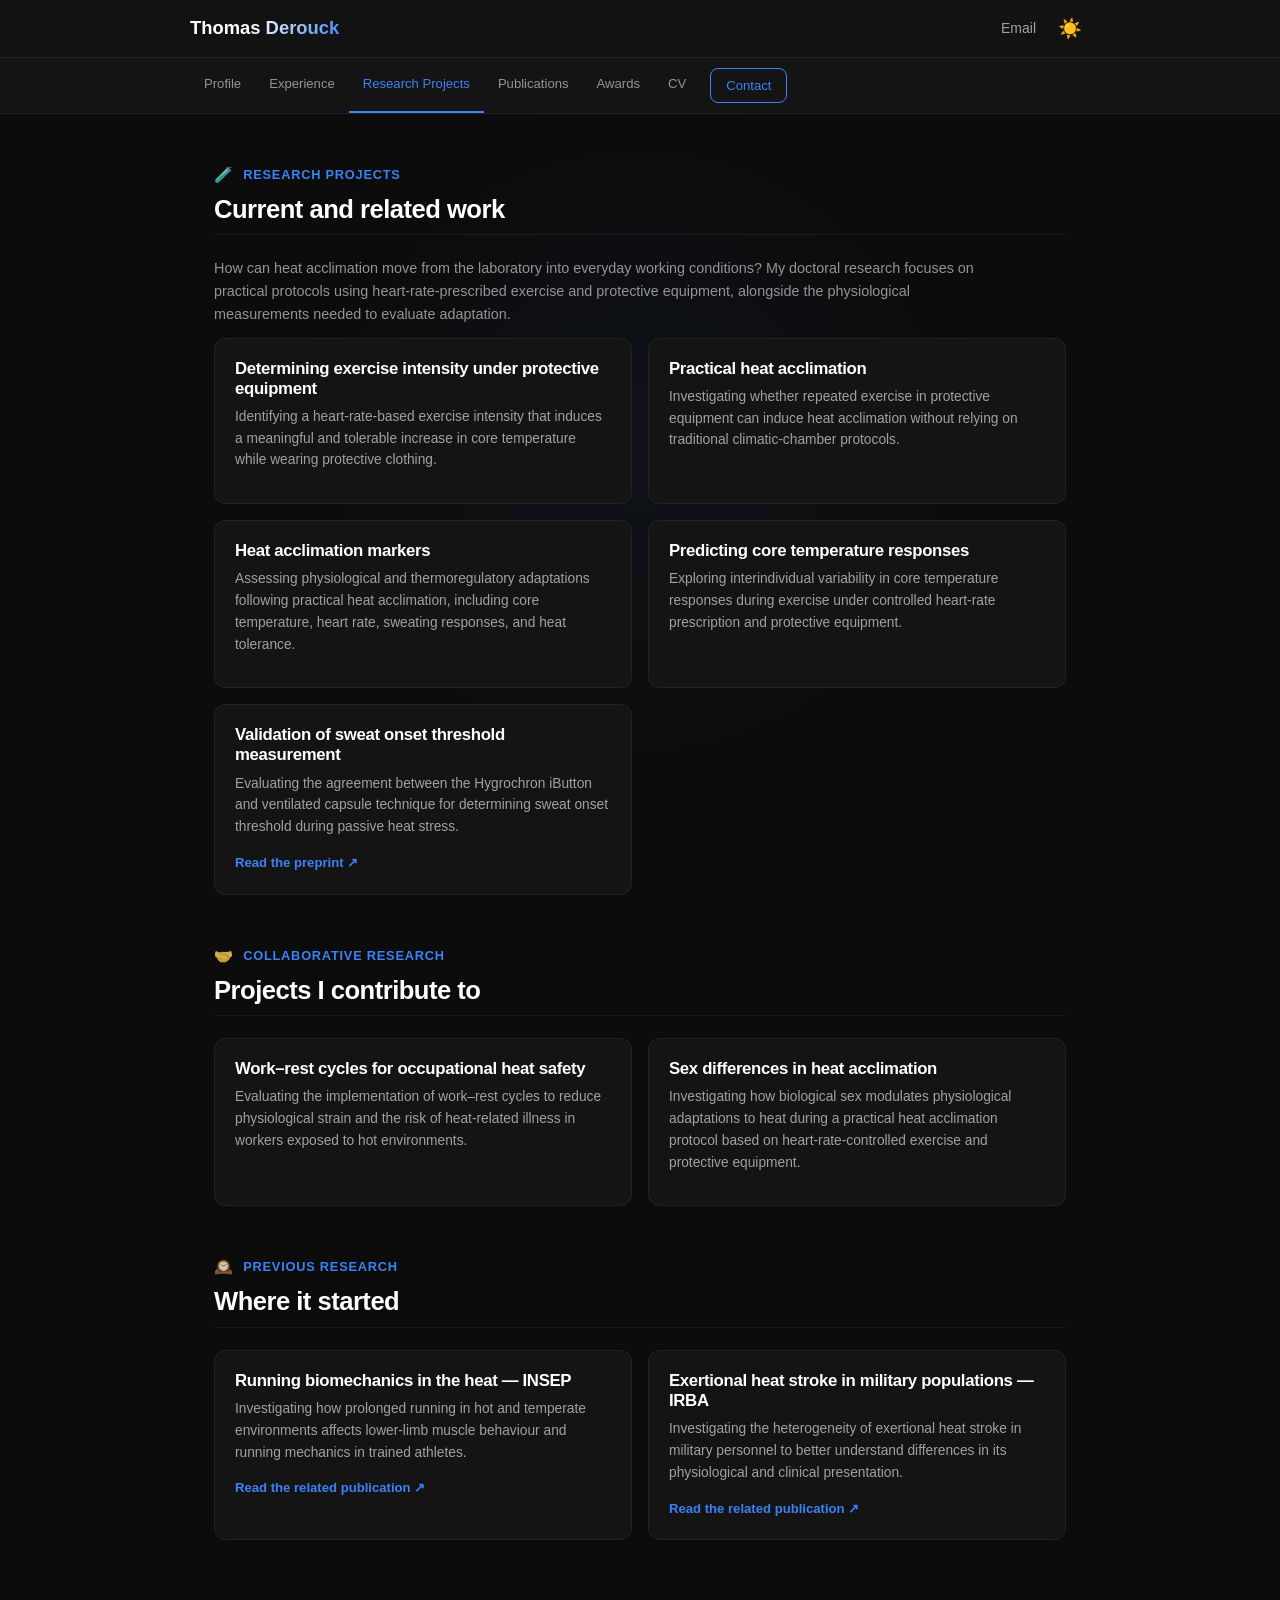
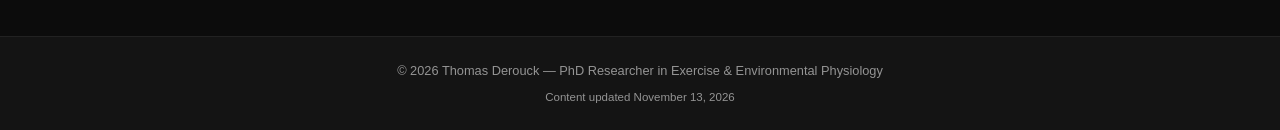
<file: research.html>
<!DOCTYPE html>
<!-- Generated from content/site.json and templates/research.html. Run scripts/build.py after editing the sources. -->
<html lang="en">
<head>
  <meta charset="UTF-8">
  <meta name="viewport" content="width=device-width, initial-scale=1.0">
  <title>Research Projects - Thomas Derouck</title>
  <meta name="description" content="Research projects in exercise physiology, environmental physiology, occupational heat stress, and heat acclimation.">
  <meta name="theme-color" content="#0c0c0c">
  <script src="preferences.js?v=4422bd0d2bd2"></script>
  <link rel="stylesheet" href="style.css?v=8f2e9c19da27">
  <link rel="icon" href="favicon.ico">
  <meta property="og:type" content="website">
  <meta property="og:title" content="Research Projects - Thomas Derouck">
  <meta property="og:description" content="Research projects in exercise physiology, environmental physiology, occupational heat stress, and heat acclimation.">
</head>
<body>
  <div id="scroll-progress"></div>
  <a href="#main-content" class="skip-link">Skip to main content</a>
  <script src="components.js?v=ff46be380842" defer></script>
  <site-header></site-header>

  <main id="main-content"><section class="section reveal "><div class="section-header"><p class="eyebrow"><span class="section-icon" aria-hidden="true">🧪</span> Research projects</p><h1 class="section-title">Current and related work</h1></div><p class="section-intro">How can heat acclimation move from the laboratory into everyday working conditions? My doctoral research focuses on practical protocols using heart-rate-prescribed exercise and protective equipment, alongside the physiological measurements needed to evaluate adaptation.</p><div class="grid two"><article class="card" id="determining-exercise-intensity-under-protective-equipment"><h3>Determining exercise intensity under protective equipment</h3><p>Identifying a heart-rate-based exercise intensity that induces a meaningful and tolerable increase in core temperature while wearing protective clothing.</p></article><article class="card" id="practical-heat-acclimation"><h3>Practical heat acclimation</h3><p>Investigating whether repeated exercise in protective equipment can induce heat acclimation without relying on traditional climatic-chamber protocols.</p></article><article class="card" id="heat-acclimation-markers"><h3>Heat acclimation markers</h3><p>Assessing physiological and thermoregulatory adaptations following practical heat acclimation, including core temperature, heart rate, sweating responses, and heat tolerance.</p></article><article class="card" id="predicting-core-temperature-responses"><h3>Predicting core temperature responses</h3><p>Exploring interindividual variability in core temperature responses during exercise under controlled heart-rate prescription and protective equipment.</p></article><article class="card" id="validation-of-sweat-onset-threshold-measurement"><h3>Validation of sweat onset threshold measurement</h3><p>Evaluating the agreement between the Hygrochron iButton and ventilated capsule technique for determining sweat onset threshold during passive heat stress.</p><a class="text-link" href="https://osf.io/3wvye/" target="_blank" rel="noopener noreferrer">Read the preprint ↗</a></article></div></section><section class="section reveal "><div class="section-header"><p class="eyebrow"><span class="section-icon" aria-hidden="true">🤝</span> Collaborative research</p><h2 class="section-title">Projects I contribute to</h2></div><div class="grid two"><article class="card" id="work-rest-cycles-for-occupational-heat-safety"><h3>Work–rest cycles for occupational heat safety</h3><p>Evaluating the implementation of work–rest cycles to reduce physiological strain and the risk of heat-related illness in workers exposed to hot environments.</p></article><article class="card" id="sex-differences-in-heat-acclimation"><h3>Sex differences in heat acclimation</h3><p>Investigating how biological sex modulates physiological adaptations to heat during a practical heat acclimation protocol based on heart-rate-controlled exercise and protective equipment.</p></article></div></section><section class="section reveal "><div class="section-header"><p class="eyebrow"><span class="section-icon" aria-hidden="true">🕰️</span> Previous research</p><h2 class="section-title">Where it started</h2></div><div class="grid two"><article class="card" id="running-biomechanics-in-the-heat-insep"><h3>Running biomechanics in the heat — INSEP</h3><p>Investigating how prolonged running in hot and temperate environments affects lower-limb muscle behaviour and running mechanics in trained athletes.</p><a class="text-link" href="https://doi.org/10.1249/MSS.0000000000003387" target="_blank" rel="noopener noreferrer">Read the related publication ↗</a></article><article class="card" id="exertional-heat-stroke-in-military-populations-irba"><h3>Exertional heat stroke in military populations — IRBA</h3><p>Investigating the heterogeneity of exertional heat stroke in military personnel to better understand differences in its physiological and clinical presentation.</p><a class="text-link" href="https://doi.org/10.1249/MSS.0000000000004068" target="_blank" rel="noopener noreferrer">Read the related publication ↗</a></article></div></section></main>

  <site-footer></site-footer>
</body>
</html>
</file>
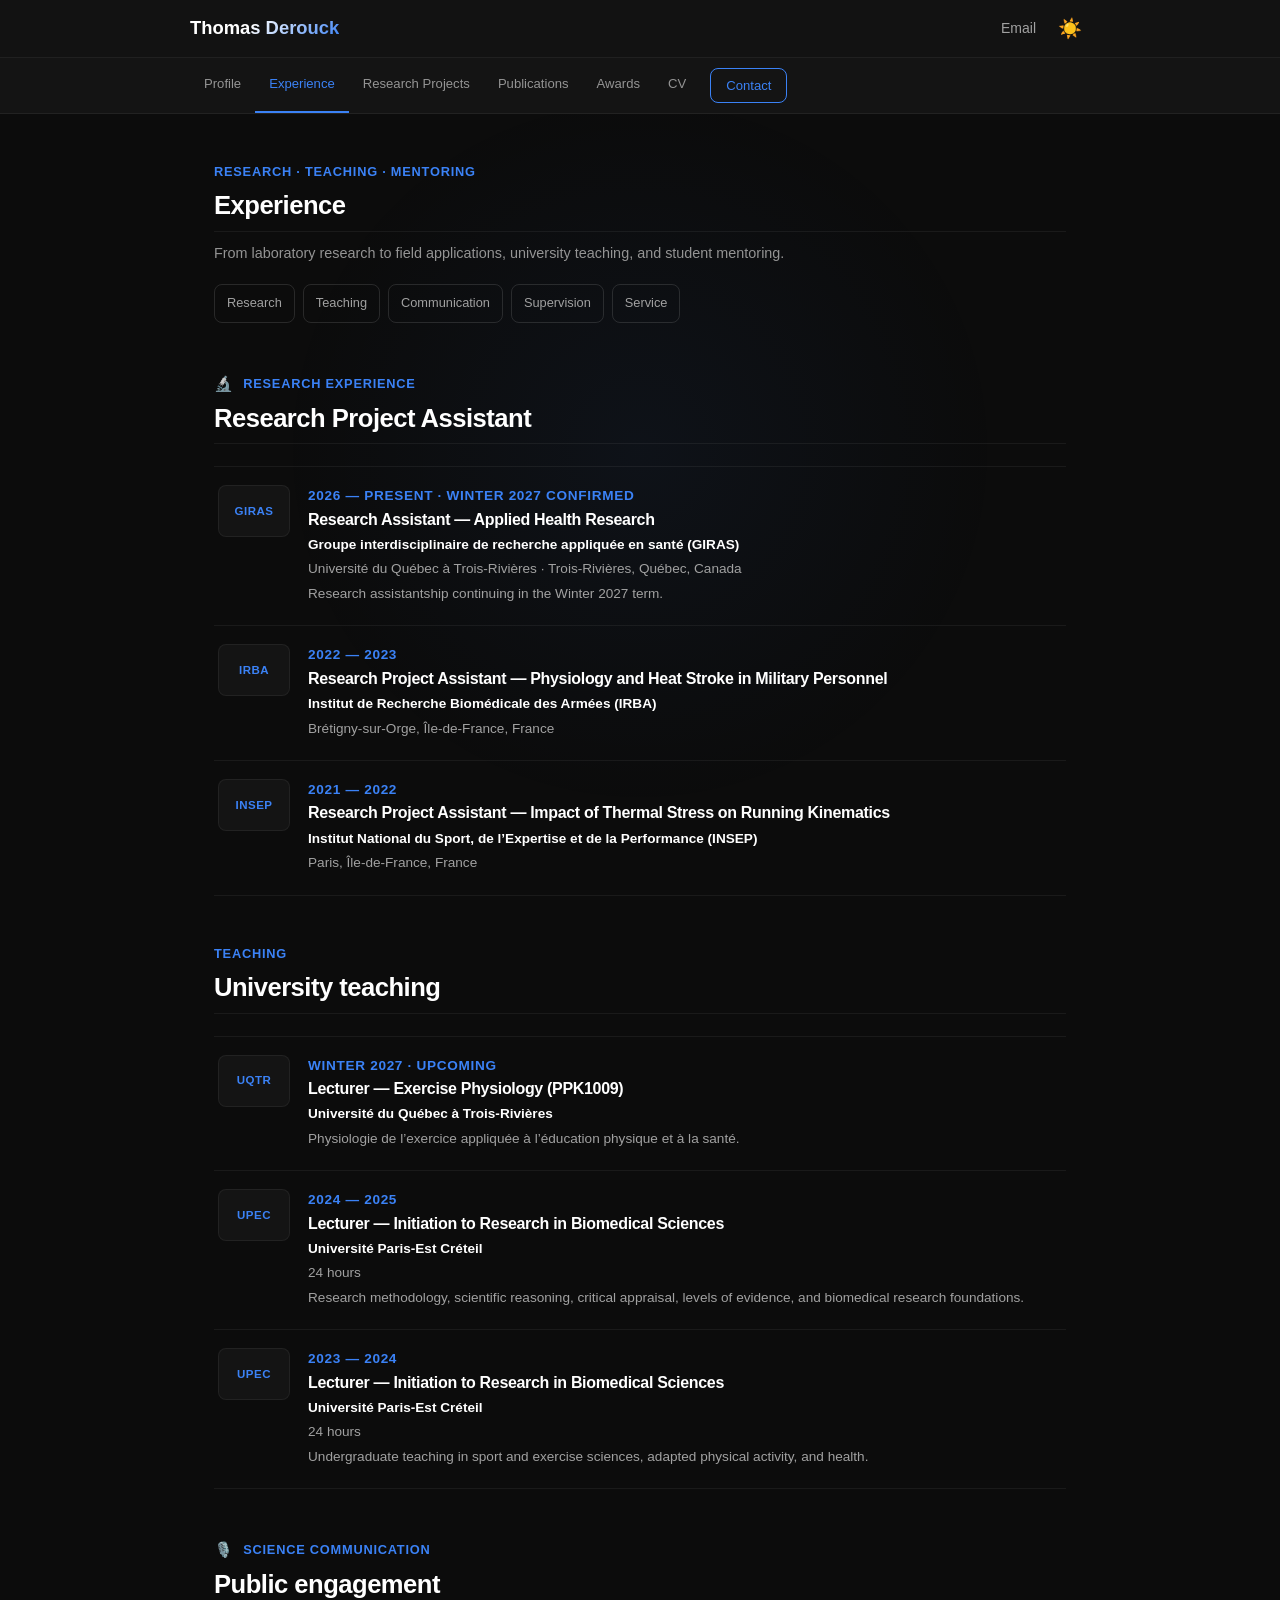
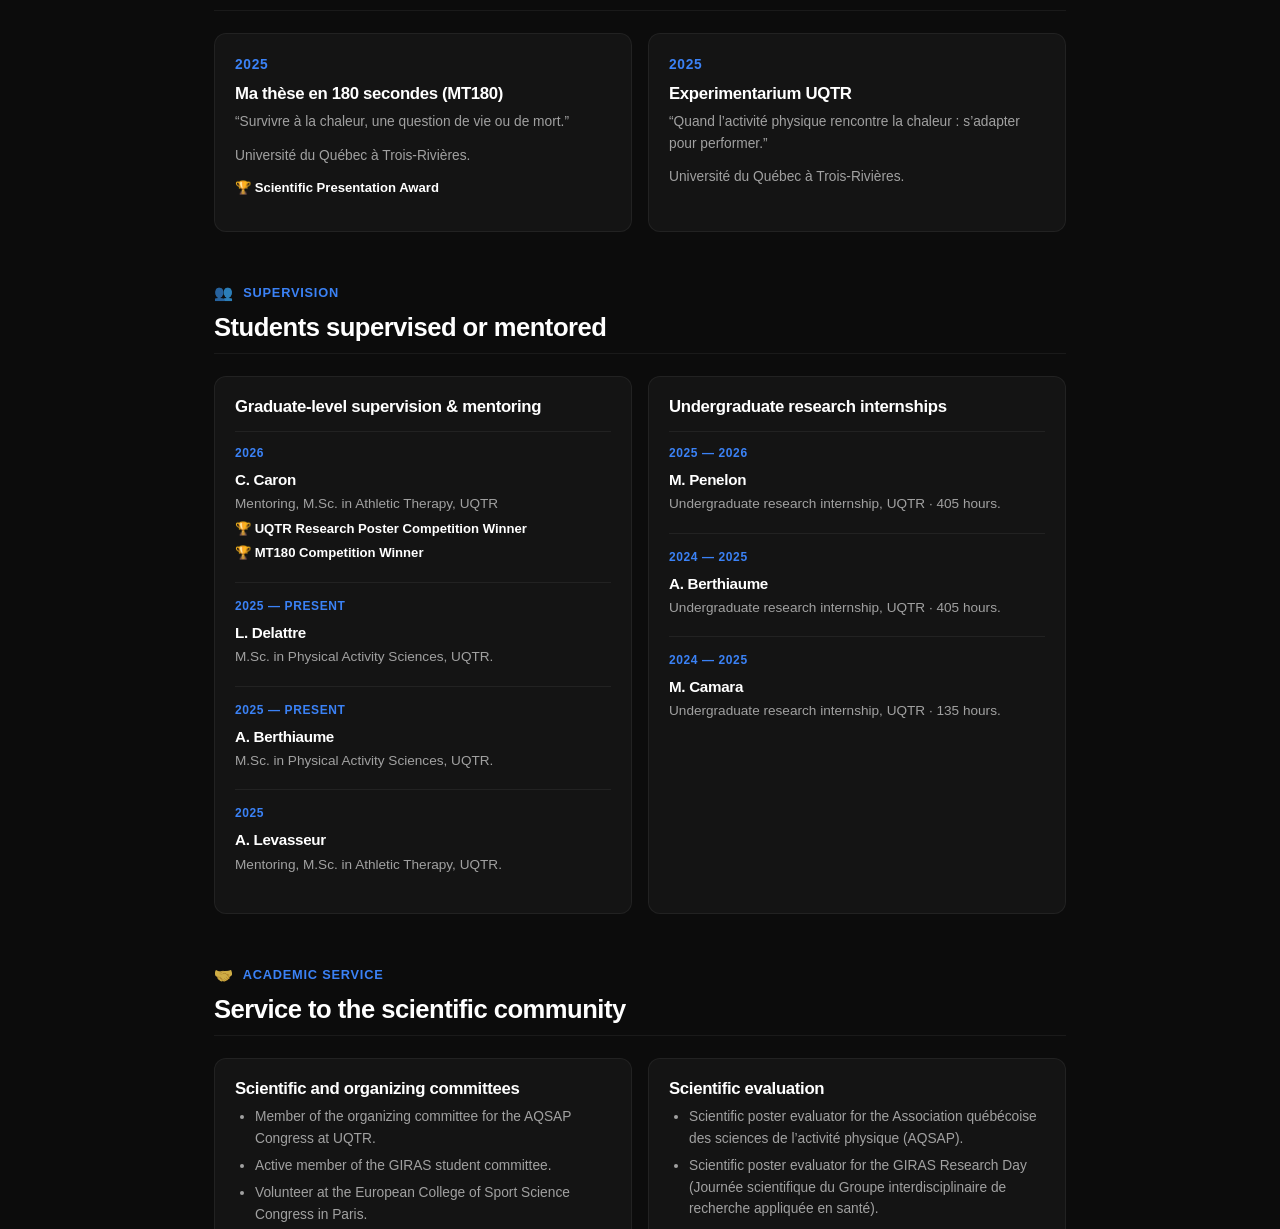
<file: teaching.html>
<!DOCTYPE html>
<!-- Generated from content/site.json and templates/teaching.html. Run scripts/build.py after editing the sources. -->
<html lang="en">
<head>
  <meta charset="UTF-8">
  <meta name="viewport" content="width=device-width, initial-scale=1.0">
  <title>Experience - Thomas Derouck</title>
  <meta name="robots" content="noindex">
  <meta http-equiv="refresh" content="0; url=experience.html">
  <link rel="canonical" href="experience.html">
</head>
<body>
  <p>This page has moved to <a href="experience.html">Experience</a>.</p>
</body>
</html>
</file>
<file: style.css>
/* Adapted from Frederico Spinelli's public CV layout */
:root {
  --bg-primary:#0c0c0c; --bg-surface:#141414; --bg-elevated:#1a1a1a;
  --bg-hover:#222; --text-primary:#fff; --text-secondary:#a1a1a1;
  --text-muted:#949494; --accent:#3b82f6; --accent-hover:#60a5fa;
  --accent-glow:rgba(59,130,246,.15); --border:rgba(255,255,255,.06);
  --border-light:rgba(255,255,255,.12); --radius:12px; --radius-sm:8px;
  --font:Inter,-apple-system,BlinkMacSystemFont,"Segoe UI",sans-serif;
  --transition:.2s ease;
}
[data-theme="light"] {
  --bg-primary:#fff; --bg-surface:#f8f9fa; --bg-elevated:#f0f1f3;
  --bg-hover:#e9ecef; --text-primary:#111; --text-secondary:#495057;
  --text-muted:#6c757d; --accent:#2563eb; --accent-hover:#1d4ed8;
  --accent-glow:rgba(37,99,235,.15); --border:rgba(0,0,0,.08);
  --border-light:rgba(0,0,0,.15);
}
*,*::before,*::after{box-sizing:border-box;margin:0;padding:0}
html{scroll-behavior:smooth;scroll-padding-top:150px}
body{min-height:100vh;background:var(--bg-primary);color:var(--text-primary);font-family:var(--font);font-size:15px;line-height:1.58}
body::after{content:"";position:fixed;inset:0;pointer-events:none;z-index:9999;opacity:.03;background-image:url("data:image/svg+xml,%3Csvg viewBox='0 0 256 256' xmlns='http://www.w3.org/2000/svg'%3E%3Cfilter id='n'%3E%3CfeTurbulence type='fractalNoise' baseFrequency='.9' numOctaves='4' stitchTiles='stitchTiles'/%3E%3C/filter%3E%3Crect width='100%25' height='100%25' filter='url(%23n)' opacity='.04'/%3E%3C/svg%3E")}
h1,h2,h3,h4{color:var(--text-primary);font-weight:600;line-height:1.2;letter-spacing:-.02em}
h1{font-size:2.25rem;font-weight:700;background:linear-gradient(135deg,var(--text-primary) 40%,var(--accent) 100%);background-clip:text;-webkit-background-clip:text;-webkit-text-fill-color:transparent}
h2{font-size:1.6rem}h3{font-size:1.05rem}h4{font-size:.95rem}
p,ul{color:var(--text-secondary)}p{margin-bottom:12px}ul{padding-left:1.25rem}li+li{margin-top:.35rem}
strong{color:var(--text-primary)}
a{color:var(--accent);text-decoration:none;transition:color var(--transition)}a:hover{color:var(--accent-hover)}
#scroll-progress{position:fixed;top:0;left:0;height:2px;width:0;background:var(--accent);z-index:300}
.skip-link{position:absolute;top:-50px;left:0;background:var(--accent);color:#fff;padding:8px 16px;z-index:1000}.skip-link:focus{top:0}
.spotlight{position:fixed;inset:0;pointer-events:none;z-index:0;background:radial-gradient(600px circle at var(--mx,50%) var(--my,50%),rgba(59,130,246,.055),transparent 60%)}

site-header{display:block;position:sticky;top:0;z-index:100}
.site-header{background:rgba(20,20,20,.94);border-bottom:1px solid var(--border);padding:9px max(24px,calc((100vw - 900px)/2));position:relative;z-index:1;backdrop-filter:blur(12px);display:flex;justify-content:space-between;align-items:center;gap:16px}
[data-theme="light"] .site-header{background:rgba(248,249,250,.94)}
.brand{display:block}.brand-text{display:block}.brand-text strong{display:block;font-size:1.15rem;line-height:1.1;background:linear-gradient(135deg,var(--text-primary) 40%,var(--accent));background-clip:text;-webkit-background-clip:text;-webkit-text-fill-color:transparent}.brand-text small{display:none}
.header-actions{display:flex;align-items:center;gap:14px}.header-email{color:var(--text-secondary);font-size:.875rem}.theme-toggle{background:none;border:0;color:var(--text-secondary);cursor:pointer;font-size:1.2rem;padding:8px}.nav-toggle{display:none}
.site-nav{background:var(--bg-surface);border-bottom:1px solid var(--border);padding:0 max(24px,calc((100vw - 900px)/2));display:flex;overflow-x:auto;position:relative;z-index:1;scrollbar-width:none}.site-nav::-webkit-scrollbar{display:none}
.site-nav a{color:var(--text-muted);padding:16px 14px;font-size:.82rem;font-weight:500;white-space:nowrap;border-bottom:2px solid transparent}.site-nav a:hover{color:var(--text-primary);background:var(--bg-hover)}.site-nav a[aria-current="page"]{color:var(--accent);border-bottom-color:var(--accent)}
.site-nav .nav-contact{align-self:center;margin:7px 0 7px 10px;padding:8px 15px;border:1px solid var(--accent);border-radius:var(--radius-sm);color:var(--accent);line-height:1.35}.site-nav .nav-contact:hover{background:var(--accent);color:#fff}.site-nav .nav-contact[aria-current="page"]{background:var(--accent);color:#fff;border-bottom-color:var(--accent)}

main{max-width:900px;margin:0 auto;padding:48px 24px;position:relative;z-index:1}
.hero{display:grid;grid-template-columns:200px 1fr;gap:32px;align-items:start;margin-bottom:48px;background:radial-gradient(ellipse 80% 60% at 50% -10%,rgba(59,130,246,.12),transparent 70%)}
.profile-photo{width:200px;height:200px;object-fit:cover;object-position:center 32%;border:1px solid var(--border);border-radius:var(--radius);filter:grayscale(100%)}
.hero-copy{max-width:760px}.hero-card{display:none}.eyebrow{color:var(--accent);font-size:.8rem;font-weight:600;letter-spacing:.06em;text-transform:uppercase;margin-bottom:8px}
.hero h1{font-size:2rem;background:linear-gradient(135deg,var(--text-primary) 40%,var(--accent) 100%);background-clip:text;-webkit-background-clip:text;color:var(--text-primary);-webkit-text-fill-color:transparent;margin-bottom:8px}.hero .subtitle{color:var(--accent);font-size:.9rem;font-weight:500;margin-bottom:16px}.hero .description{font-size:.95rem}
.hero-highlights{display:grid;grid-template-columns:repeat(2,1fr);gap:16px;margin:24px 0}.hero-highlights p{background:var(--bg-surface);border:1px solid var(--border);border-radius:var(--radius);padding:20px;margin:0;font-size:.88rem}.hero-highlights span{display:block;color:var(--accent);font-size:1.5rem;font-weight:700;margin-bottom:4px}
.hero-note{font-size:.84rem;color:var(--text-muted)}
.profile-links{display:flex;flex-wrap:wrap;gap:12px;margin-top:20px}.profile-link{display:inline-flex;align-items:center;gap:8px;background:var(--bg-elevated);padding:10px 16px;border-radius:var(--radius-sm);font-size:.875rem;font-weight:500}.profile-link:hover{background:var(--bg-hover);transform:translateY(-1px)}
.action-row{display:flex;flex-wrap:wrap;gap:12px;margin-top:20px}.button{display:inline-flex;align-items:center;background:var(--bg-elevated);border:1px solid var(--border);border-radius:var(--radius-sm);padding:10px 16px;font-size:.85rem;font-weight:500}.button:hover{background:var(--bg-hover);transform:translateY(-1px)}.button.primary{background:var(--accent);color:#fff;border-color:var(--accent)}.button.primary:hover{background:var(--accent-hover)}

.section{margin-bottom:48px}.section-header{margin-bottom:22px}.section-title{font-size:1.6rem;padding-bottom:10px;border-bottom:1px solid var(--border);margin-bottom:10px}.section-intro{color:var(--text-muted);font-size:.9rem;max-width:760px}
.grid{display:grid;gap:16px}.grid.two{grid-template-columns:repeat(2,1fr)}.grid.three{grid-template-columns:repeat(3,1fr)}
.card,.publication,.contact-method,.print-note{position:relative;isolation:isolate;background:var(--bg-surface);border:1px solid var(--border);border-radius:var(--radius);padding:20px;transition:all var(--transition)}
.card:hover,.publication:hover,.contact-method:hover{border-color:var(--border-light);transform:translateY(-2px);box-shadow:0 0 0 1px var(--accent-glow),0 8px 32px rgba(0,0,0,.4)}
.card h3,.card h4{margin-bottom:7px}.card p,.publication p{font-size:.86rem}.card ul{font-size:.86rem}
.stat-grid{display:grid;grid-template-columns:repeat(4,1fr);gap:16px}.stat-card{background:var(--bg-surface);border:1px solid var(--border);border-radius:var(--radius);padding:20px;text-align:center;transition:all var(--transition)}.stat-card:hover{border-color:var(--border-light);transform:translateY(-2px);box-shadow:0 0 0 1px var(--accent-glow),0 8px 32px rgba(0,0,0,.4)}.stat-number{display:block;color:var(--accent);font-size:1.55rem;font-weight:700}.stat-label{display:block;color:var(--text-muted);font-size:.78rem;margin-top:4px}
.timeline{position:relative;padding-left:32px}.timeline::before{content:"";position:absolute;left:7px;top:0;bottom:0;width:2px;background:var(--border)}.timeline-item{position:relative;background:var(--bg-surface);border:1px solid var(--border);border-radius:var(--radius);padding:20px;margin-bottom:16px}.timeline-item::before{content:"";position:absolute;left:-29px;top:24px;width:10px;height:10px;border-radius:50%;background:var(--bg-primary);border:2px solid var(--accent)}.timeline-date,.publication .status{display:block;color:var(--accent);font-size:.75rem;font-weight:600;text-transform:uppercase;letter-spacing:.05em;margin-bottom:8px}
.publication-list{display:grid;gap:16px}.pill-list{display:flex;flex-wrap:wrap;gap:8px;margin-top:14px}.pill{background:var(--bg-elevated);border:1px solid var(--border);border-radius:20px;color:var(--text-secondary);font-size:.75rem;padding:6px 12px}.contact-card{display:grid;grid-template-columns:repeat(2,1fr);gap:16px}.contact-method span{display:block;color:var(--text-muted);font-size:.78rem}.contact-method a{font-weight:600}.print-note{background:linear-gradient(135deg,var(--bg-surface),rgba(59,130,246,.06))}
.publication-link{display:block;color:inherit}.publication-link:hover{color:inherit}.publication-meta{color:var(--text-muted);font-size:.84rem!important;margin-bottom:9px!important}.publication-title{font-size:1rem;line-height:1.45;margin-bottom:10px}.publication-doi-label{display:block;color:var(--text-muted);font-size:.7rem;margin-bottom:3px}.publication-doi{display:inline-block;color:var(--accent);font-size:.78rem;font-weight:600;margin-top:2px}.publication-authors{color:var(--text-muted);font-size:.85rem!important;margin:10px 0 0}.conference-meta{color:var(--text-muted);font-size:.84rem!important;margin-bottom:9px!important}.conference-list h3{font-size:1rem;line-height:1.45}
.peer-publications .publication{padding:17px 20px}.peer-publications .publication .status{margin-bottom:6px}.peer-publications .publication-meta{margin-bottom:2px!important;line-height:1.45}.peer-publications .publication-doi-label{margin:0 0 8px}.peer-publications .publication-title{margin-bottom:5px}
.selected-presentations .publication{padding:17px 20px}.selected-presentations .publication .status{margin-bottom:6px}.selected-presentations .publication-meta{margin-bottom:8px!important;line-height:1.45}.selected-presentations .publication-title{margin-bottom:0}
.publication-venue{color:var(--accent);font-style:normal;font-weight:650}
.conference-venue{color:var(--accent);font-weight:650}
.mentee-list{margin-top:14px}.mentee{padding:14px 0;border-top:1px solid var(--border)}.mentee:first-child{padding-top:12px}.mentee h4{margin:3px 0 4px}.mentee p{font-size:.85rem;margin-bottom:4px}.award-line{color:var(--text-primary)!important;font-size:.82rem!important;font-weight:600}.communication-card .award-line{margin-top:12px}
.education-section .timeline-item{padding:15px 18px;margin-bottom:10px}.education-section .timeline-item h3{margin-bottom:5px}.education-section .timeline-item p{font-size:.86rem;margin-bottom:4px}.education-section .timeline-date{margin-bottom:3px!important}
.research-role-list{display:grid;gap:0;border-top:1px solid var(--border)}.research-role{display:grid;grid-template-columns:72px 1fr;gap:18px;padding:18px 4px;border-bottom:1px solid var(--border);align-items:start}.research-role-mark{display:grid;place-items:center;min-height:52px;border:1px solid var(--border);border-radius:var(--radius-sm);background:var(--bg-surface);color:var(--accent);font-size:.72rem;font-weight:750;letter-spacing:.04em}.research-role h3{font-size:1rem;margin:2px 0 5px}.research-role p{font-size:.85rem;margin-bottom:3px}@media(max-width:560px){.research-role{grid-template-columns:54px 1fr;gap:12px}.research-role-mark{min-height:44px;font-size:.62rem}}
.award-list{display:grid;grid-template-columns:repeat(2,minmax(0,1fr));gap:14px}.award-item{background:var(--bg-surface);border:1px solid var(--border);border-radius:var(--radius);padding:18px 20px;transition:all var(--transition)}.award-item:hover{border-color:var(--border-light);transform:translateY(-2px);box-shadow:0 0 0 1px var(--accent-glow),0 8px 32px rgba(0,0,0,.4)}.award-item h3{font-size:1rem;margin:4px 0 5px}.award-item p{font-size:.84rem;margin-bottom:5px}.award-featured{background:linear-gradient(135deg,var(--bg-surface),rgba(59,130,246,.07));border-color:rgba(59,130,246,.35)}@media(max-width:640px){.award-list{grid-template-columns:1fr}}
.section-icon{display:inline-block;margin-right:.32rem;font-size:.95rem;filter:grayscale(.25);opacity:.85;transform:translateY(.04em)}

/* Academic CV */
.cv-page{max-width:900px}.cv-intro{display:flex;justify-content:space-between;align-items:flex-end;gap:28px;padding-bottom:28px;border-bottom:1px solid var(--border)}.cv-intro h1{font-size:2.35rem}.cv-role{color:var(--text-primary);font-size:1.05rem;font-weight:600;margin:8px 0 2px}.cv-affiliation{color:var(--text-muted);font-size:.88rem;margin:0}.cv-actions{display:flex;flex-wrap:wrap;justify-content:flex-end;gap:8px}.cv-summary{padding:24px 0 6px;max-width:800px}.cv-summary>p{font-size:.98rem}.cv-keywords{display:flex;flex-wrap:wrap;gap:7px;margin-top:14px}.cv-keywords span{background:var(--bg-elevated);border:1px solid var(--border);border-radius:999px;color:var(--text-secondary);font-size:.72rem;padding:5px 10px}.cv-section{margin-top:44px}.cv-section-heading{display:flex;align-items:center;gap:9px;padding-bottom:10px;margin-bottom:4px;border-bottom:1px solid var(--border)}.cv-section-heading>span{font-size:1rem;filter:grayscale(.25);opacity:.85}.cv-section-heading h2{font-size:1.45rem}.cv-entry-list{display:grid}.cv-entry{display:grid;grid-template-columns:125px 1fr;gap:22px;padding:16px 3px;border-bottom:1px solid var(--border)}.cv-date{color:var(--accent);font-size:.75rem;font-weight:650;letter-spacing:.03em;text-transform:uppercase;padding-top:2px}.cv-entry h3{font-size:.96rem;margin-bottom:3px}.cv-entry p{font-size:.84rem;margin-bottom:3px}.cv-place{color:var(--text-muted)!important;font-style:italic}.cv-columns{display:grid;grid-template-columns:repeat(2,minmax(0,1fr));gap:28px;padding-top:16px}.cv-subheading{font-size:.92rem;color:var(--accent);margin-bottom:8px}.cv-name-list{list-style:none;padding:0}.cv-name-list li{padding:8px 0;border-bottom:1px solid var(--border);font-size:.84rem}.cv-name-list strong,.cv-name-list span{display:block}.cv-name-list span{color:var(--text-muted);font-size:.76rem;margin-top:2px}.cv-columns ul:not(.cv-name-list){font-size:.84rem}.cv-metrics{display:grid;grid-template-columns:repeat(3,1fr);gap:12px;padding:16px 0}.cv-metrics a{background:var(--bg-surface);border:1px solid var(--border);border-radius:var(--radius-sm);padding:14px;text-align:center}.cv-metrics a:hover{border-color:var(--border-light);transform:translateY(-2px)}.cv-metrics strong{display:block;color:var(--accent);font-size:1.4rem}.cv-metrics span{display:block;color:var(--text-muted);font-size:.72rem}.cv-featured-list{border-top:1px solid var(--border)}.cv-featured-list article{display:grid;grid-template-columns:52px 1fr;gap:12px;padding:11px 2px;border-bottom:1px solid var(--border)}.cv-featured-list article>span{color:var(--text-muted);font-size:.75rem}.cv-featured-list h3{font-size:.86rem;margin-bottom:2px}.cv-featured-list p{font-size:.75rem;margin:0}.cv-more-link{display:inline-block;margin-top:12px;font-size:.8rem;font-weight:600}.cv-more-link:hover{text-decoration:underline}
@media(max-width:700px){.cv-intro{display:block}.cv-actions{justify-content:flex-start;margin-top:18px}.cv-entry{grid-template-columns:1fr;gap:3px}.cv-columns{grid-template-columns:1fr}.cv-metrics{grid-template-columns:1fr}.cv-intro h1{font-size:2rem}}
@media print{.cv-page{max-width:none}.cv-actions{display:none}.cv-section{margin-top:24px}.cv-entry{padding:9px 2px}.cv-metrics a{border:1px solid #ddd}.cv-more-link{display:none}.cv-section,.cv-entry,.cv-featured-list article{break-inside:avoid}}
.interest-grid{display:grid;grid-template-columns:repeat(3,minmax(0,1fr));gap:12px;padding-top:16px}.interest-item{background:var(--bg-surface);border:1px solid var(--border);border-radius:var(--radius-sm);padding:16px;transition:all var(--transition)}.interest-item:hover{border-color:var(--border-light);transform:translateY(-2px);box-shadow:0 0 0 1px var(--accent-glow),0 8px 32px rgba(0,0,0,.4)}.interest-item>span{display:block;font-size:1.15rem;margin-bottom:8px;filter:grayscale(.15)}.interest-item h3{font-size:.9rem;margin-bottom:5px}.interest-item p{font-size:.78rem;margin:0}.reference-grid{display:grid;grid-template-columns:repeat(2,minmax(0,1fr));gap:12px;padding-top:16px}.reference-item{background:var(--bg-surface);border:1px solid var(--border);border-radius:var(--radius-sm);padding:16px}.reference-item h3{font-size:.9rem;margin-bottom:3px}.reference-item p{font-size:.76rem;margin-bottom:7px}.reference-role{color:var(--accent)!important;font-weight:600}.reference-item a{font-size:.73rem;overflow-wrap:anywhere}@media(max-width:700px){.interest-grid,.reference-grid{grid-template-columns:1fr}}@media print{.interest-grid{grid-template-columns:repeat(3,1fr)}.reference-grid{grid-template-columns:repeat(2,1fr)}.interest-item,.reference-item{background:#fff!important;border:1px solid #ddd!important;break-inside:avoid}}
.contact-form{background:var(--bg-surface);border:1px solid var(--border);border-radius:var(--radius);padding:28px}.form-row{display:grid;grid-template-columns:repeat(2,minmax(0,1fr));gap:16px}.form-group{margin-bottom:18px}.form-group label{display:block;color:var(--text-secondary);font-size:.8rem;font-weight:600;margin-bottom:7px}.required{color:var(--accent)}.form-group input,.form-group select,.form-group textarea{width:100%;background:var(--bg-primary);border:1px solid var(--border-light);border-radius:var(--radius-sm);padding:11px 13px;color:var(--text-primary);font:inherit;font-size:.9rem;transition:border-color var(--transition),box-shadow var(--transition)}.form-group textarea{resize:vertical;min-height:150px}.form-group input::placeholder,.form-group textarea::placeholder{color:var(--text-muted)}.form-group input:focus,.form-group select:focus,.form-group textarea:focus{outline:none;border-color:var(--accent);box-shadow:0 0 0 3px var(--accent-glow)}.form-footer{display:flex;justify-content:space-between;align-items:center;gap:16px}.submit-btn{display:inline-flex;align-items:center;gap:9px;background:var(--accent);border:0;border-radius:var(--radius-sm);padding:12px 18px;color:#fff;font:inherit;font-size:.88rem;font-weight:650;cursor:pointer}.submit-btn:hover{background:var(--accent-hover);transform:translateY(-1px)}.form-note{color:var(--text-muted);font-size:.72rem;margin:0}.contact-methods{display:grid;grid-template-columns:repeat(3,minmax(0,1fr));gap:12px;margin-top:18px}.contact-method{display:flex;align-items:center;gap:12px;background:var(--bg-surface);border:1px solid var(--border);border-radius:var(--radius-sm);padding:15px;color:var(--text-primary)}.contact-method:hover{border-color:var(--border-light);transform:translateY(-2px);color:var(--text-primary)}.method-icon{display:grid;place-items:center;width:34px;height:34px;background:var(--bg-elevated);border-radius:7px;font-size:.9rem;flex:0 0 auto}.contact-method strong,.contact-method small{display:block}.contact-method strong{font-size:.82rem}.contact-method small{color:var(--text-muted);font-size:.7rem;margin-top:2px}@media(max-width:680px){.form-row,.contact-methods{grid-template-columns:1fr}.form-footer{align-items:flex-start;flex-direction:column}.contact-form{padding:20px}}
.collaborations-section{margin-top:64px}.collaboration-list{display:grid;gap:0;border-top:1px solid var(--border)}.collaboration-item{padding:16px 4px;border-bottom:1px solid var(--border)}.collaboration-type{display:block;color:var(--accent);font-size:.66rem;font-weight:700;letter-spacing:.06em;text-transform:uppercase;margin-bottom:4px}.collaboration-meta{color:var(--text-muted);font-size:.76rem!important;margin-bottom:5px!important}.collaboration-item h3{font-size:.9rem;line-height:1.4;margin-bottom:5px}.collaboration-authors{color:var(--text-muted);font-size:.74rem!important;margin:0!important}.collaboration-item strong{color:var(--text-secondary)}
.site-footer{background:var(--bg-surface);border-top:1px solid var(--border);padding:24px max(24px,calc((100vw - 900px)/2));text-align:center;color:var(--text-muted);font-size:.8rem}.site-footer p{color:var(--text-muted);margin:0}.footer-links{display:flex;justify-content:center;gap:16px;margin:10px 0}
.reveal{opacity:1;transform:none}
@media(max-width:768px){h1{font-size:1.8rem}.brand-text strong{font-size:1.15rem}.header-email{display:none}.hero{grid-template-columns:1fr;text-align:center}.profile-photo{width:160px;height:160px;margin:0 auto}.profile-links{justify-content:center}.grid.two,.grid.three,.contact-card,.hero-highlights{grid-template-columns:1fr}.expertise-grid{grid-template-columns:repeat(2,1fr)}.expertise-featured{grid-column:span 2;grid-row:span 1}.stat-grid{grid-template-columns:repeat(2,1fr)}main{padding-top:36px}}
@media(max-width:480px){.stat-grid,.expertise-grid{grid-template-columns:1fr}.expertise-featured{grid-column:auto}.site-nav a{padding:14px 11px}.theme-toggle{padding:4px}}
@media(prefers-reduced-motion:reduce){*,*::before,*::after{transition:none!important;scroll-behavior:auto!important}}
@media print{.site-header,.site-nav,.site-footer,#scroll-progress,.spotlight,.action-row{display:none!important}body{background:#fff;color:#111;font-size:11pt}main{max-width:none;padding:0}.card,.publication,.timeline-item,.stat-card{background:#fff!important;border:1px solid #ddd!important;break-inside:avoid}h1,h2,h3,p,li,span{color:#111!important;-webkit-text-fill-color:#111!important}}
.about-section p{max-width:820px;font-size:.95rem}
.expertise-grid{display:grid;grid-template-columns:repeat(4,1fr);gap:16px}.expertise-item{background:var(--bg-surface);border:1px solid var(--border);border-radius:var(--radius);padding:22px;transition:all var(--transition)}.expertise-item:hover{border-color:var(--border-light);transform:translateY(-2px);box-shadow:0 0 0 1px var(--accent-glow),0 8px 32px rgba(0,0,0,.4)}.expertise-item h3{font-size:1rem;margin-bottom:9px}.expertise-item p{font-size:.85rem;margin:0}.expertise-featured{grid-column:span 2;grid-row:span 2;background:linear-gradient(135deg,var(--bg-surface),rgba(59,130,246,.07));display:flex;flex-direction:column;justify-content:center}.expertise-featured h3{font-size:1.3rem}

/* Equal expertise cards */
.expertise-grid{grid-template-columns:repeat(2,minmax(0,1fr))}
.expertise-item{min-height:180px;display:flex;flex-direction:column;justify-content:center}
.expertise-featured{grid-column:auto;grid-row:auto;background:var(--bg-surface)}
.expertise-featured h3{font-size:1rem}
@media(max-width:560px){.expertise-grid{grid-template-columns:1fr}.expertise-item{min-height:0}}

/* Profile updates, section navigation, and accessible interactions */
.page-nav{display:flex;flex-wrap:wrap;gap:8px;margin-top:20px}
.page-nav a{padding:8px 12px;border:1px solid var(--border-light);border-radius:var(--radius-sm);font-size:.8rem;color:var(--text-secondary)}
.page-nav a:hover{background:var(--bg-elevated);color:var(--accent)}
.text-link{display:inline-block;font-size:.82rem;font-weight:600;text-underline-offset:4px}
.text-link:hover{text-decoration:underline}
.cv-contact{font-size:.83rem;margin:8px 0}
.site-footer .last-updated{font-size:.72rem;margin-top:6px}
button{font-family:inherit}
:focus-visible{outline:2px solid var(--accent);outline-offset:4px}
@media(max-width:600px){
  .site-nav{flex-wrap:wrap;overflow:visible;padding:0 12px}
  .site-nav a{padding:10px;font-size:.78rem}
  .site-nav .nav-contact{margin:4px 0 4px 8px;padding:6px 12px}
  .hero-copy{min-width:0}
  .page-nav a{padding:9px 11px}
}
@media(prefers-reduced-motion:reduce){
  .spotlight{display:none}
  *,*::before,*::after{animation:none!important}
}
@media print{
  @page{margin:16mm}
  :root{--text-primary:#111;--text-secondary:#333;--text-muted:#444;--accent:#174a80;--border:#ddd;--bg-primary:#fff;--bg-surface:#fff;--bg-elevated:#fff}
  site-header,site-footer,.skip-link,.page-nav,.publication-actions,.cv-actions,body::after{display:none!important}
  a{color:#111!important;text-decoration:none}
  h1,h2,h3,h4{break-after:avoid}
  .cv-section{break-inside:auto}
  .cv-section-heading{break-after:avoid}
  .cv-entry,.cv-featured-list article,.reference-item{break-inside:avoid}
  .cv-keywords span{background:#fff!important}
  .card,.publication,.stat-card{box-shadow:none!important;transform:none!important;background:#fff!important}
  .cv-contact{display:block}
}

/* Compact news and a document-only CV landing page */
.latest-section{padding:16px 0;border-top:1px solid var(--border);border-bottom:1px solid var(--border);margin-bottom:36px}
.latest-section h2{font-size:.95rem;margin-bottom:10px}
.news-list{list-style:none;padding:0;font-size:.84rem}
.news-list li{display:grid;grid-template-columns:100px minmax(0,1fr);gap:16px;line-height:1.5}
.news-list li+li{margin-top:7px}
.news-date{font-size:.76rem;color:var(--text-muted);padding-top:1px}
.news-list a{color:var(--text-primary);font-weight:600}
.news-list a:hover{color:var(--accent);text-decoration:underline;text-underline-offset:3px}
.cv-download{max-width:620px}
.cv-download .cv-file-note{font-size:.8rem;color:var(--text-muted);margin:14px 0 0}
@media(max-width:480px){.news-list li{grid-template-columns:80px minmax(0,1fr);gap:10px}}

.orcid-mark{font-size:.8rem;font-weight:700}
.contact-methods{grid-template-columns:repeat(2,minmax(0,1fr))}
@media(max-width:680px){.contact-methods{grid-template-columns:1fr}}
</file>
